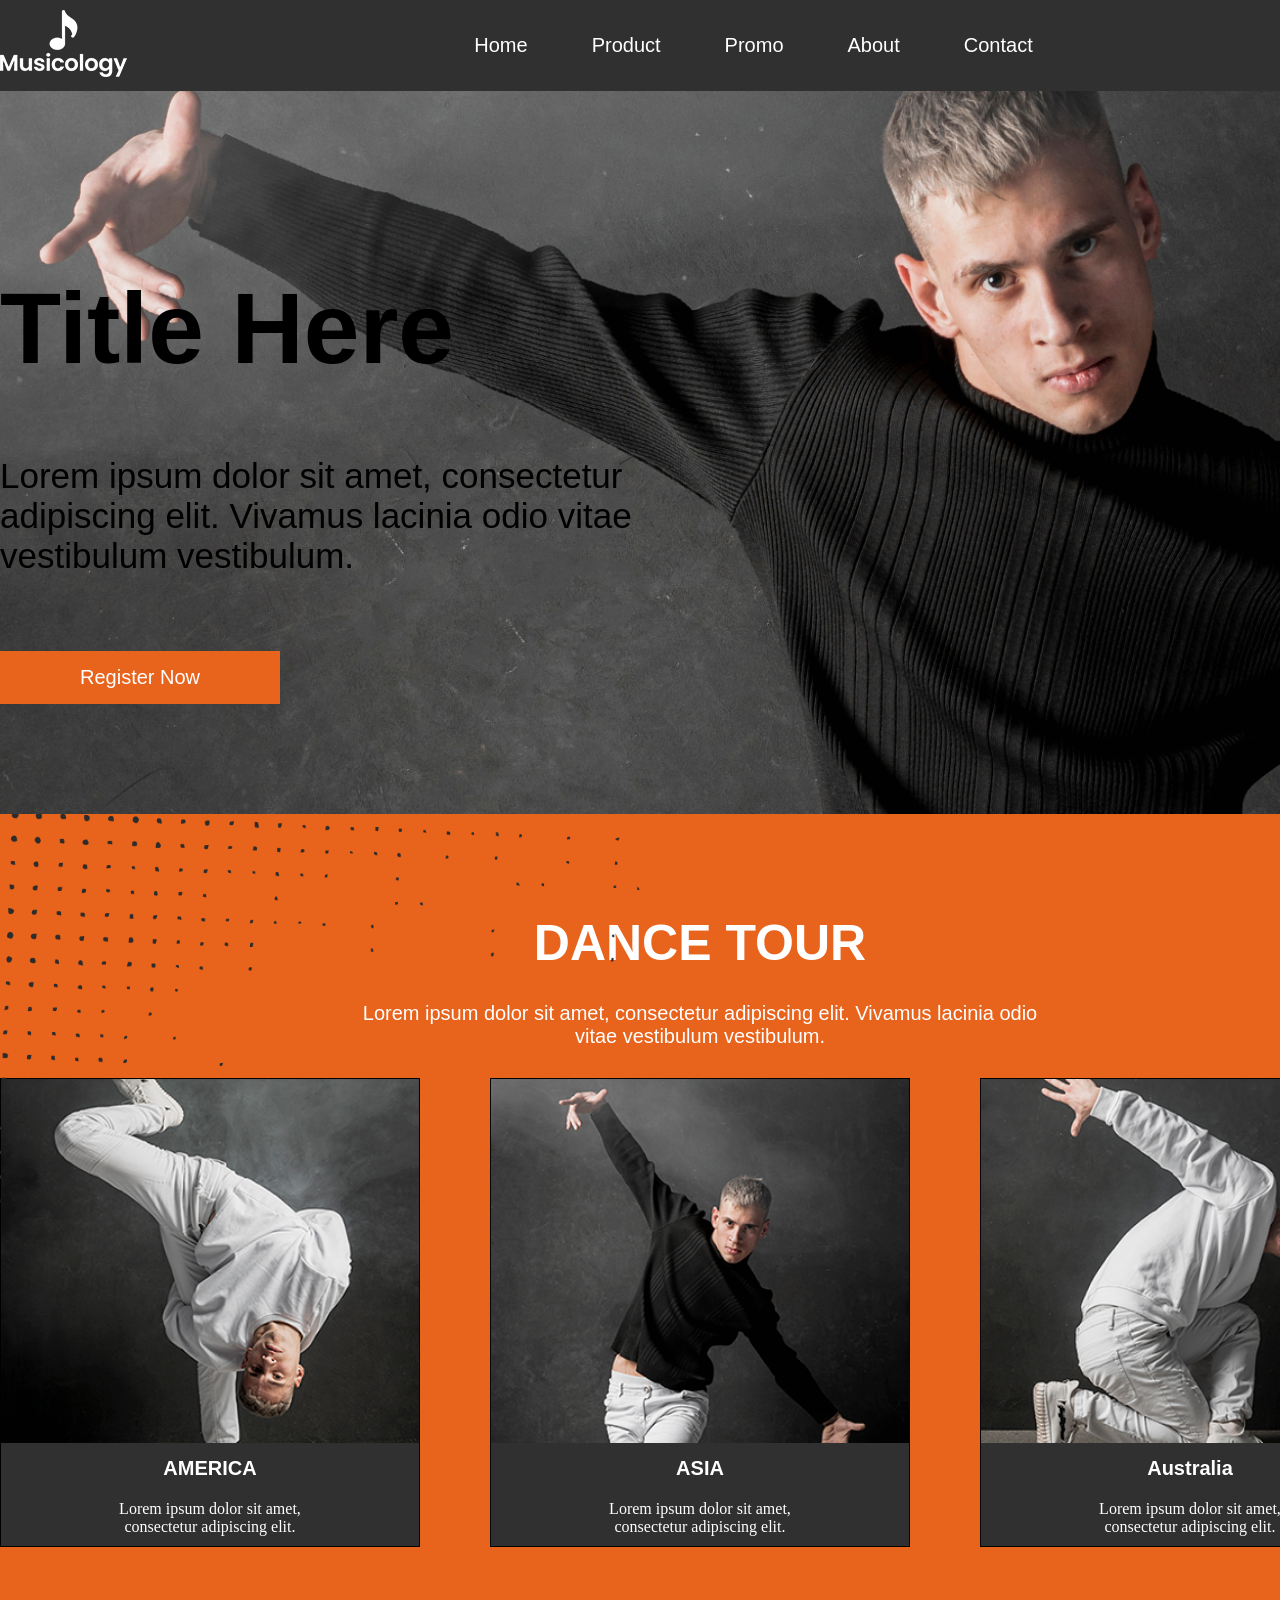
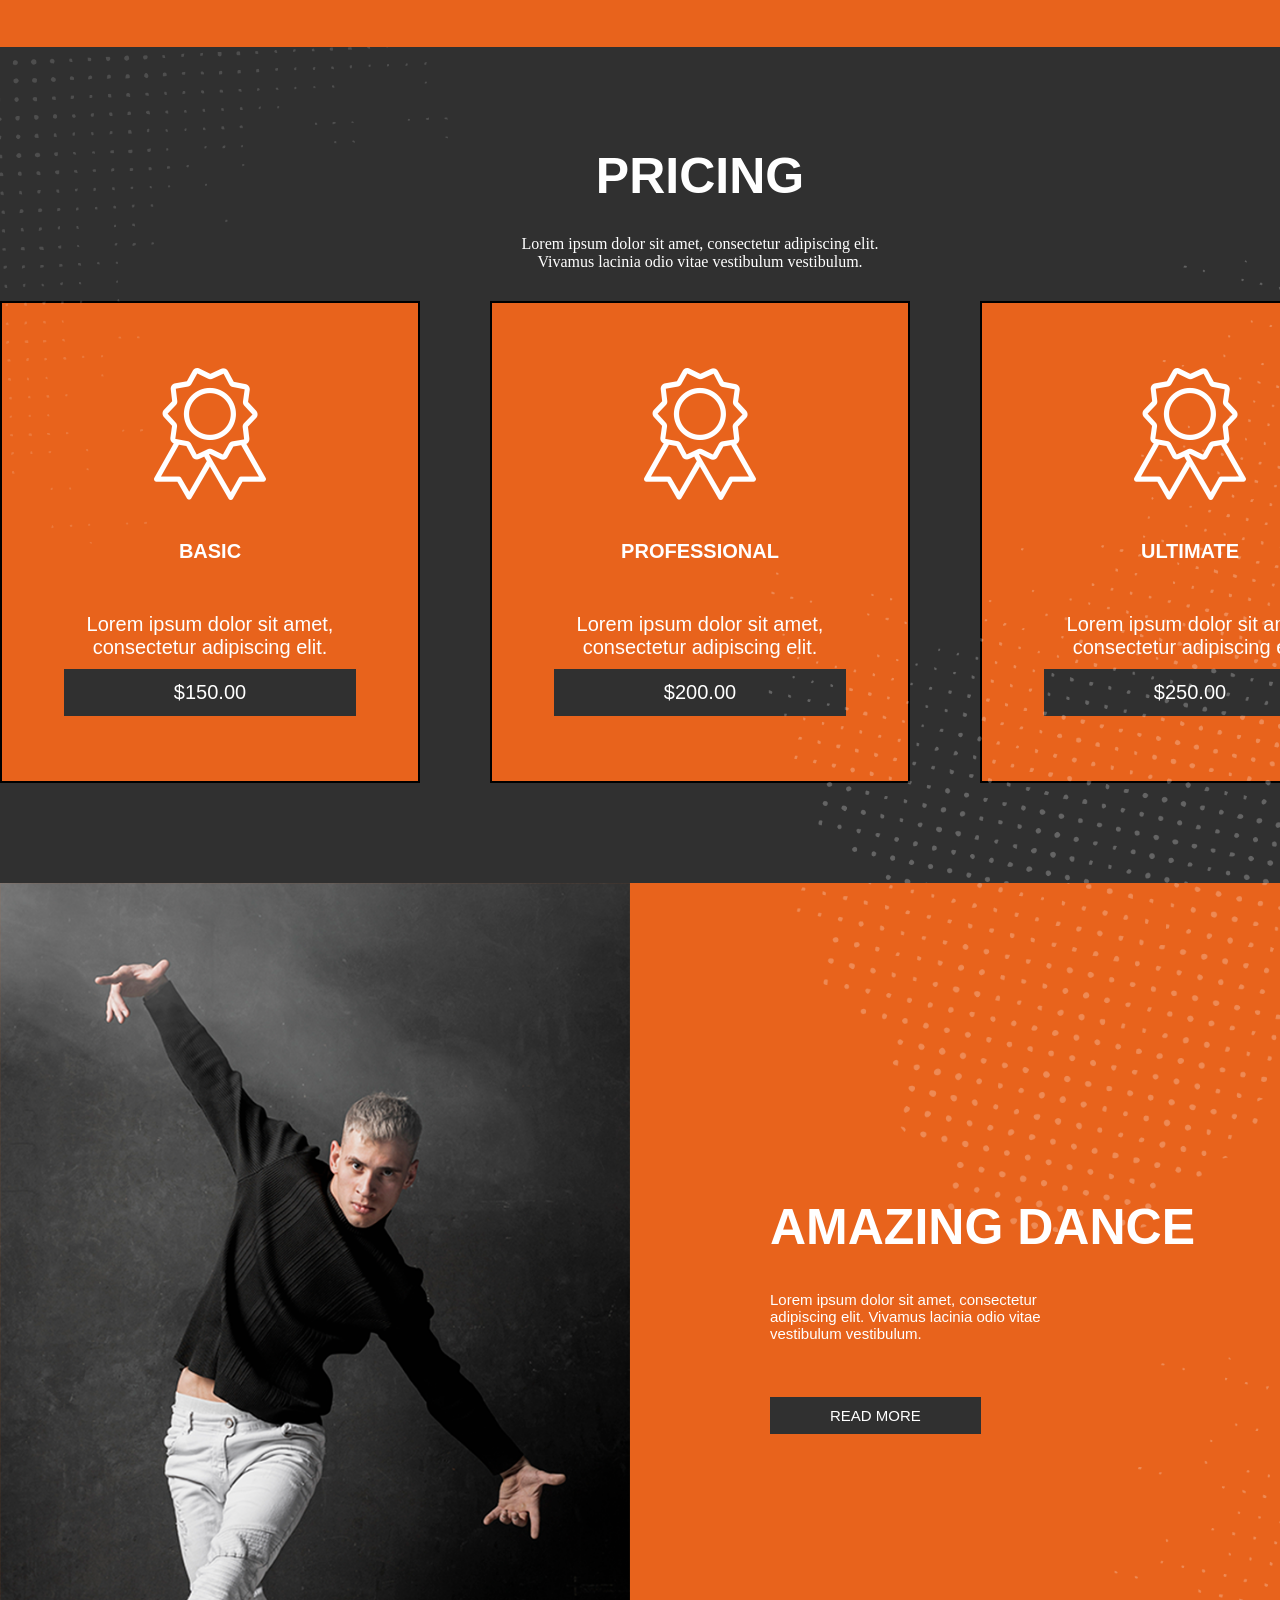
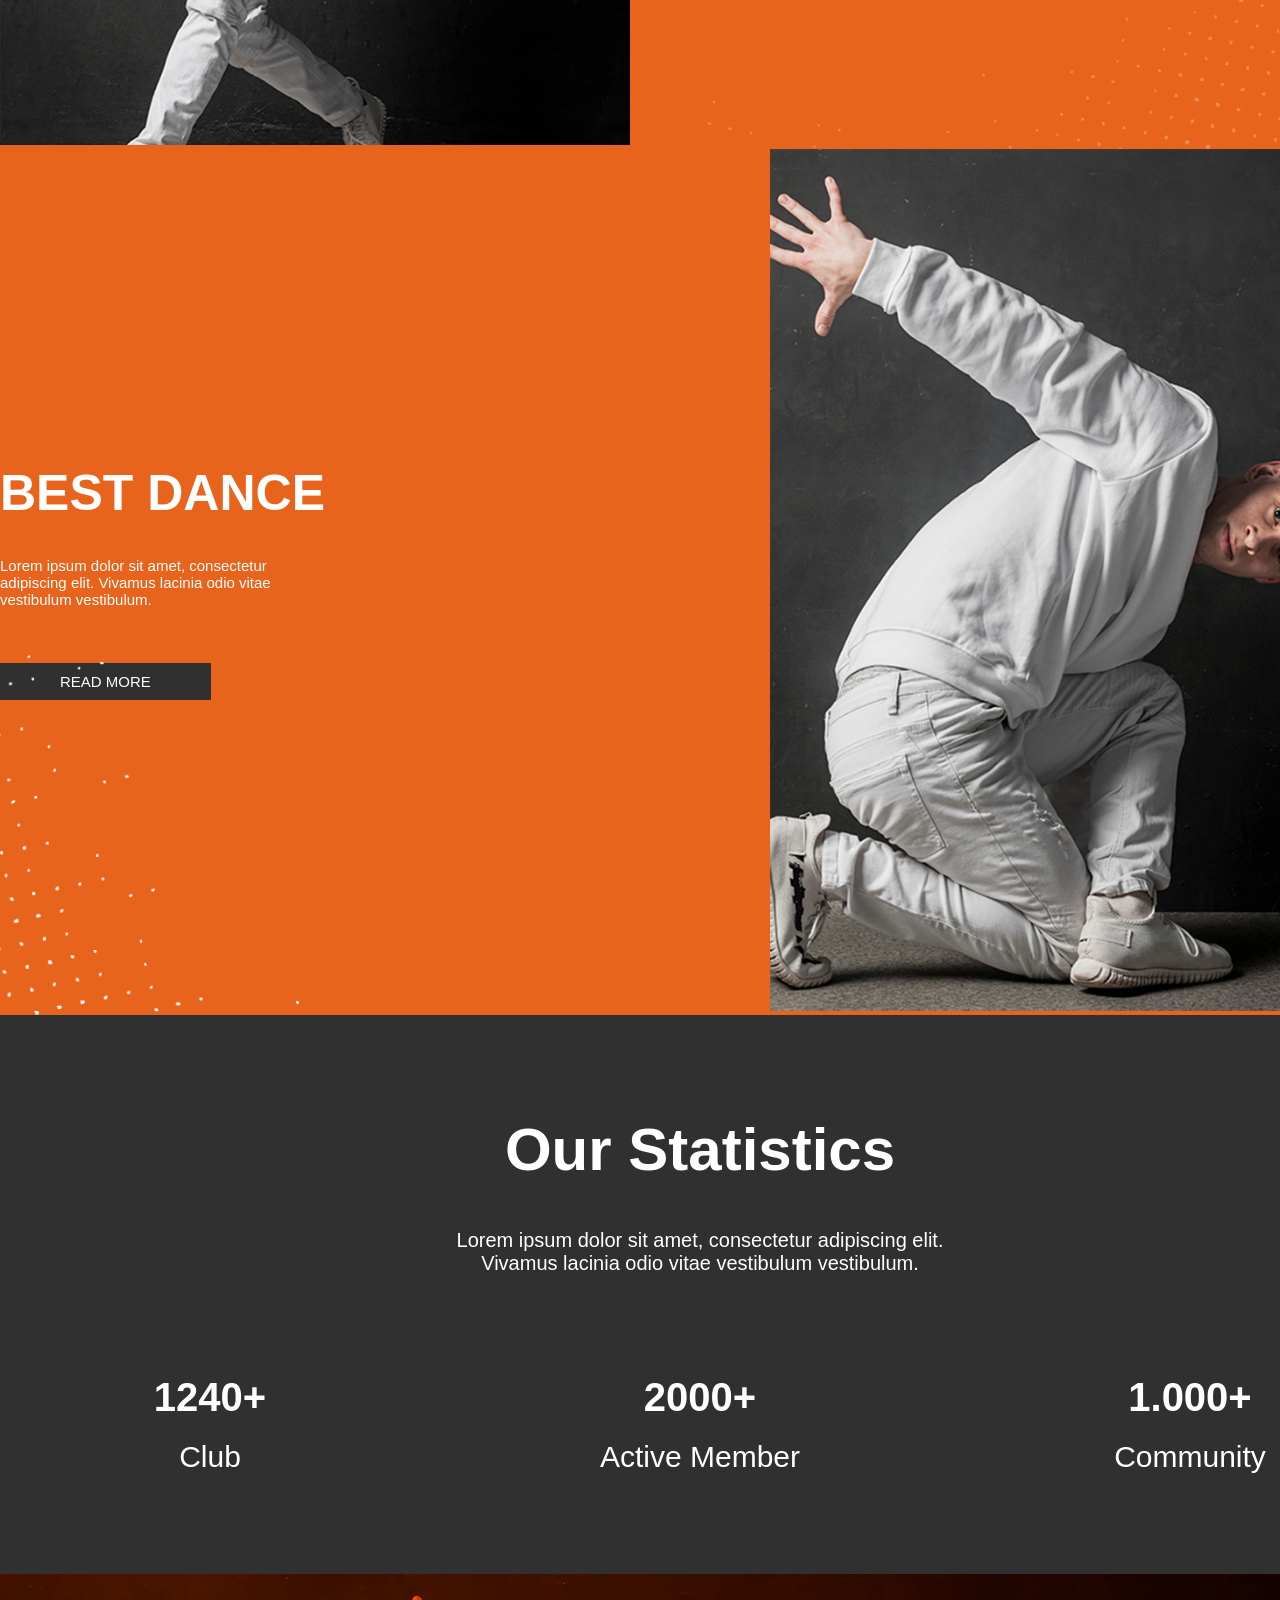
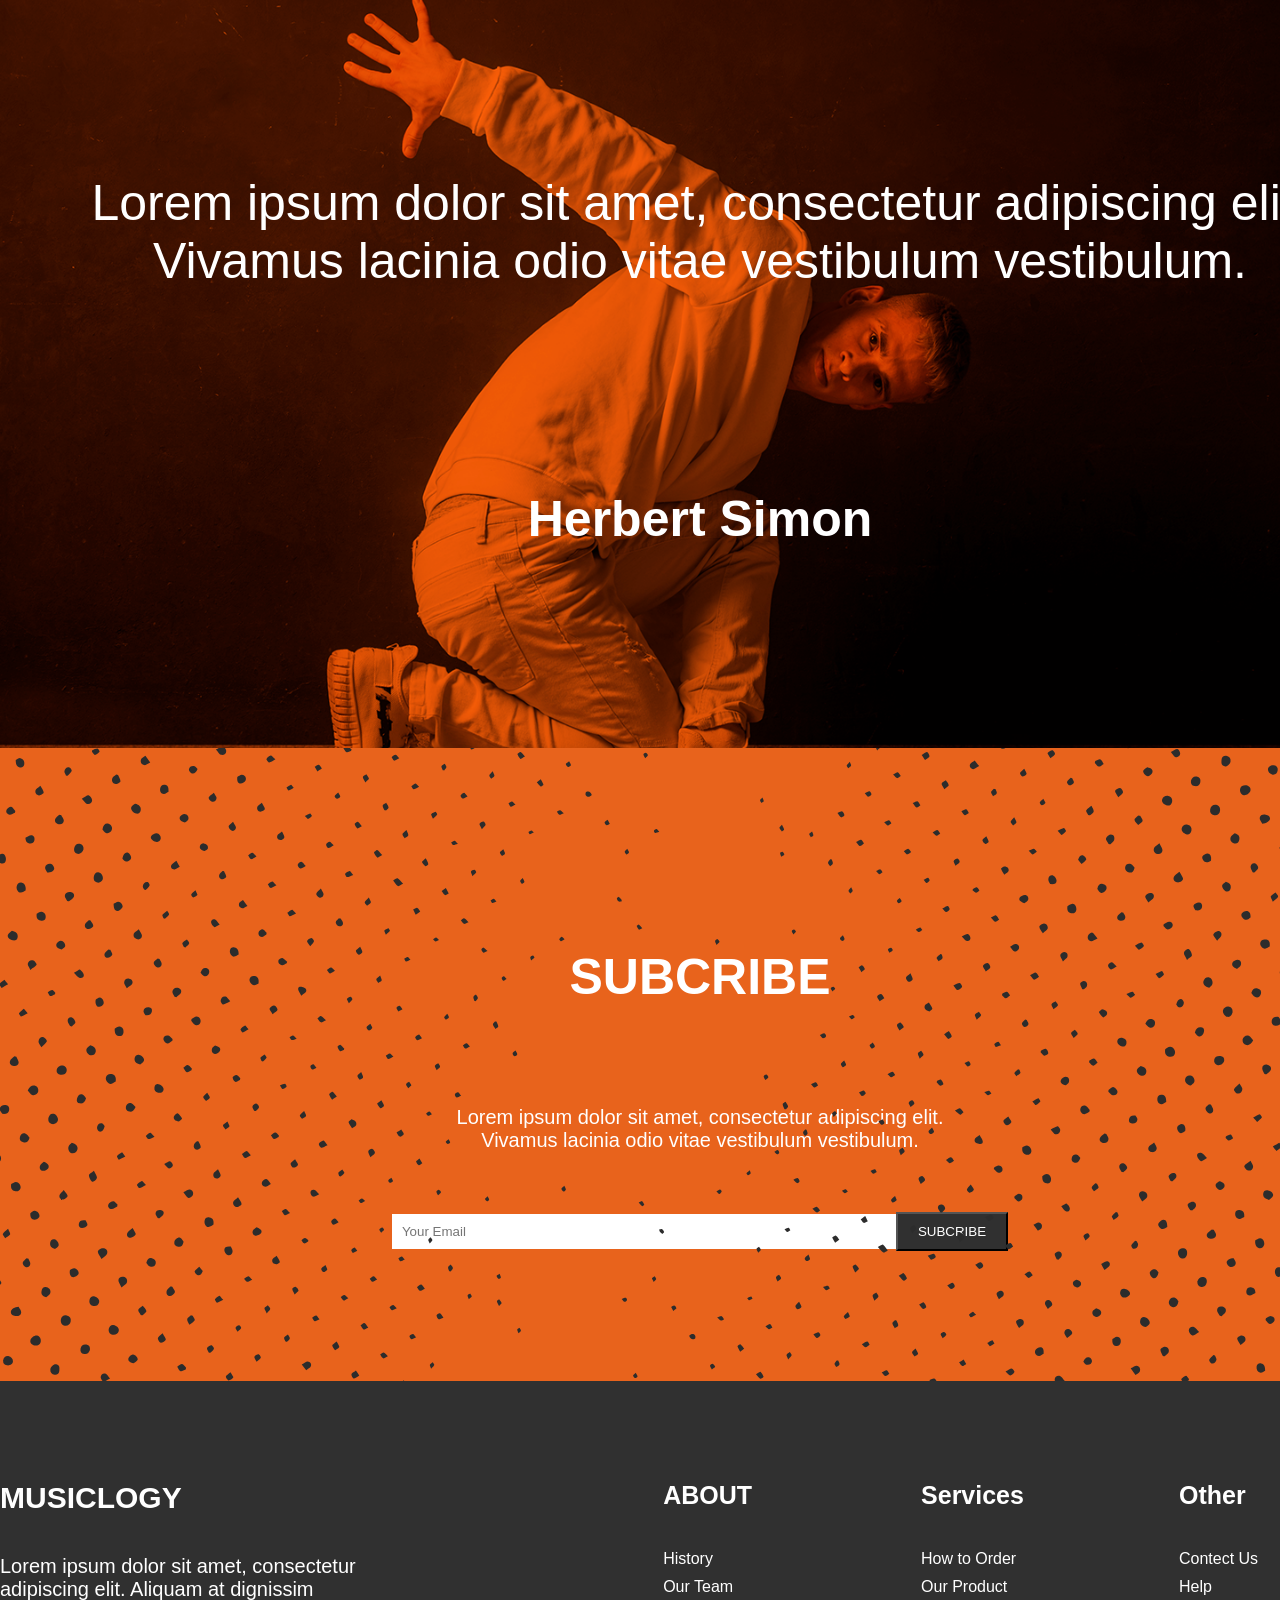
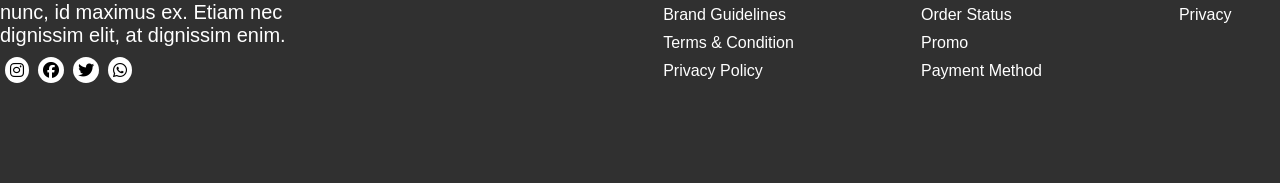
<file: Krupal CSS/Task PSD/My Worked/index.html>
<!DOCTYPE html>
<html lang="en">
<head>
    <meta charset="UTF-8">
    <meta name="viewport" content="width=device-width, initial-scale=1.0">
    <title>Document</title>
    <link rel="stylesheet" href="./style.css">
    <link rel="stylesheet" href="https://cdnjs.cloudflare.com/ajax/libs/font-awesome/6.4.0/css/all.min.css" integrity="sha512-iecdLmaskl7CVkqkXNQ/ZH/XLlvWZOJyj7Yy7tcenmpD1ypASozpmT/E0iPtmFIB46ZmdtAc9eNBvH0H/ZpiBw==" crossorigin="anonymous" referrerpolicy="no-referrer" />
</head>
<body>
    <section class="sec-one">
        <header>
            <div class="container">
                <nav class="navbar row jcs">
                    <div class="logo">
                        <img src="img/zip-2 logo.png" alt="">
                    </div>
                    <div class="links">
                        <ul>
                            <li><a href="#">Home</a></li>
                            <li><a href="#">Product</a></li>
                            <li><a href="#">Promo</a></li>
                            <li><a href="#">About</a></li>
                            <li><a href="#">Contact</a></li>
                        </ul>
                    </div>
                    <div class="icon">
                        <i class="fa-solid fa-magnifying-glass"></i>
                    </div>
                </nav>
            </div>
        </header>
        <div class="container">
            <div class="sec-one-text">
                <div>
                    <h1>Title Here</h1>
                </div>
                <div>
                    <p>Lorem ipsum dolor sit amet, consectetur adipiscing elit. Vivamus lacinia odio vitae vestibulum vestibulum. </p>
                </div>
                <div>
                    <button>Register Now</button>
                </div>
            </div>
        </div>
    </section>
    <section class="sec-two po-re">
        <div>
            <img class="shape-1 po-ab" src="img/sec-two Shape.png" alt="">
        </div>
        <div class="container">
            <div class="main-cart">
                <div class="main-text">
                    <div>
                        <h2>DANCE TOUR</h2>
                    </div>
                    <div>
                        <p>Lorem ipsum dolor sit amet, consectetur adipiscing elit. Vivamus lacinia odio vitae vestibulum vestibulum.</p>
                    </div>
                </div>
                <div class="cart-2">
                    <div class="row jcs">
                        <div class="col-30">
                            <div class="first-cart">
                                <div>
                                    <img src="img/sec-2 Img 1.png" alt="">
                                </div>
                                <div>
                                    <h3>AMERICA</h3>
                                </div>
                                <div>
                                    <p>Lorem ipsum dolor sit amet, consectetur adipiscing elit.</p>
                                </div>
                            </div>
                        </div>
                        <div class="col-30">
                            <div class="first-cart">
                                <div>
                                    <img src="img/sec-2 img 2.png" alt="">
                                </div>
                                <div>
                                    <h3>ASIA</h3>
                                </div>
                                <div>
                                    <p>Lorem ipsum dolor sit amet, consectetur adipiscing elit.</p>
                                </div>
                            </div>
                        </div>
                        <div class="col-30">
                            <div class="first-cart">
                                <div>
                                    <img src="img/sec-2 img 3.png" alt="">
                                </div>
                                <div>
                                    <h3>Australia</h3>
                                </div>
                                <div>
                                    <p>Lorem ipsum dolor sit amet, consectetur adipiscing elit.</p>
                                </div>
                            </div>
                        </div>
                    </div>
                </div>
            </div>
        </div>
    </section>
    <section class="sec-three po-re">
        <div>
            <img class="shape-2 po-ab" src="img/sec-3 Shape-1.png" alt="">
        </div>
        <div>
            <img class="shape-3 po-ab" src="img/sec-3 Shape-2.png" alt="">
        </div>
        <div class="container">
            <div class="main-text-2">
                <div class="sub-text">
                    <div>
                        <h3>PRICING</h3>
                    </div>
                    <div>
                        <p>Lorem ipsum dolor sit amet, consectetur adipiscing elit. Vivamus lacinia odio vitae vestibulum vestibulum.</p>
                    </div>
                </div>
                <div class="main-cart-2">
                    <div class="row jcs">
                        <div class="col-30">
                            <div class="second-cart">
                                <div>
                                    <img src="img/sec-three img.png" alt="">
                                </div>
                                <div>
                                    <h3>BASIC</h3>
                                </div>
                                <div>
                                    <p>Lorem ipsum dolor sit amet, consectetur adipiscing elit.</p>
                                </div>
                                <div>
                                    <p class="doller">$150.00</p>
                                </div>
                            </div>
                        </div>
                        <div class="col-30">
                            <div class="second-cart">
                                <div>
                                    <img src="img/sec-three img.png" alt="">
                                </div>
                                <div>
                                    <h3>PROFESSIONAL</h3>
                                </div>
                                <div>
                                    <p>Lorem ipsum dolor sit amet, consectetur adipiscing elit.</p>
                                </div>
                                <div>
                                    <p class="doller">$200.00</p>
                                </div>
                            </div>
                        </div>
                        <div class="col-30">
                            <div class="second-cart">
                                <div>
                                    <img src="img/sec-three img.png" alt="">
                                </div>
                                <div>
                                    <h3>ULTIMATE</h3>
                                </div>
                                <div>
                                    <p>Lorem ipsum dolor sit amet, consectetur adipiscing elit.</p>
                                </div>
                                <div>
                                    <p class="doller">$250.00</p>
                                </div>
                            </div>
                        </div>
                    </div>
                </div>
            </div>
        </div>
    </section>
    <section class="sec-four po-re">
        <div>
            <img class="shape-4 po-ab" src="img/sec-3 Shape-2.png" alt="">
        </div>
        <div>
            <img class="shape-5 po-ab" src="img/sec-3 Shape-2.png" alt="">
        </div>
        <div class="container">
            <div class="sec-four-main">
                <div class="row jcs align">
                    <div class="col-45">
                        <img src="img/sec-four img.png" alt="">
                    </div>
                    <div class="col-45">
                        <div class="sec-four-text">
                            <div>
                                <h3>AMAZING DANCE</h3>
                            </div>
                            <div>
                                <p>Lorem ipsum dolor sit amet, consectetur adipiscing elit. Vivamus lacinia odio vitae vestibulum vestibulum.</p>
                            </div>
                            <div>
                                <button>READ MORE</button>
                            </div>
                        </div>
                    </div>
                </div>
            </div>
        </div>
    </section>
    <section class="sec-five po-re">
        <div>
            <img class="shape-6 po-ab" src="img/sec-5 Shape-1.png" alt="">
        </div>
            <div class="container">
                <div class="sec-five-main">
                    <div class="row jcs align">
                        <div class="col-45">
                            <div class="sec-five-text">
                                <div>
                                    <h3>BEST DANCE</h3>
                                </div>
                                <div>
                                    <p>Lorem ipsum dolor sit amet, consectetur adipiscing elit. Vivamus lacinia odio vitae vestibulum vestibulum.</p>
                                </div>
                                <div>
                                    <button>READ MORE</button>
                                </div>
                            </div>
                        </div>
                        <div class="col-45">
                            <img src="img/sec-five img.png" alt="">
                        </div>
                    </div>
                </div>
            </div>
    </section>
    <section class="sec-six">
        <div class="container">
            <div class="sec-six-text">
                <div>
                    <h3>Our Statistics</h3>
                </div>
                <div>
                    <p>Lorem ipsum dolor sit amet, consectetur adipiscing elit. Vivamus lacinia odio vitae vestibulum vestibulum.</p>
                </div>
            </div>
            <div class="row jcs">
                <div class="col-30">
                    <div class="six-cart">
                        <div>
                            <h3>1240+</h3>
                        </div>
                        <div>
                            <p>Club</p>
                        </div>
                    </div>
                </div>
                <div class="col-30">
                    <div class="six-cart">
                        <div>
                            <h3>2000+</h3>
                        </div>
                        <div>
                            <p>Active Member</p>
                        </div>
                    </div>
                </div>
                <div class="col-30">
                    <div class="six-cart">
                        <div>
                            <h3>1.000+</h3>
                        </div>
                        <div>
                            <p>Community</p>
                        </div>
                    </div>
                </div>
            </div>
        </div>
    </section>
    <section class="sec-seven">
        <div class="container">
            <div class="sec-seven-main">
                <div>
                    <p>Lorem ipsum dolor sit amet, consectetur adipiscing elit. Vivamus lacinia odio vitae vestibulum vestibulum.</p>
                </div>
                <div>
                    <h3>Herbert Simon</h3>
                </div>
            </div>
        </div>
    </section>
    <section class="sec-eight po-re">
        <div>
            <img class="shape-7 po-ab" src="img/sec-8 Shape-1.png" alt="">
        </div>
        <div>
            <img class="shape-8 po-ab" src="img/sec-8 Shape-2.png" alt="">
        </div>
            <div class="container">
                <div class="sec-eight-main">
                    <div class="sec-eight-text">
                        <div>
                            <h3>SUBCRIBE</h3>
                        </div>
                        <div>
                            <p>Lorem ipsum dolor sit amet, consectetur adipiscing elit. Vivamus lacinia odio vitae vestibulum vestibulum.</p>
                        </div>
                    </div>
                    <div class="input">
                        <input placeholder="Your Email" type="email" name="" id="">
                        <button>SUBCRIBE</button>
                    </div>
                </div>
            </div>
    </section>
    <footer>
            <div class="container">
                <div class="main-text-3">
                    <div class="row">
                        <div class="col-90">
                            <h3>MUSICLOGY</h3>
                            <p>Lorem ipsum dolor sit amet, consectetur adipiscing elit. Aliquam at dignissim nunc, id maximus ex. Etiam nec dignissim elit, at dignissim enim.</p>
                            <i class="fa-brands fa-instagram"></i>
                            <i class="fa-brands fa-facebook"></i>
                            <i class="fa-brands fa-twitter"></i>
                            <i class="fa-brands fa-whatsapp"></i>
                        </div>
                        <div class="sec-nine-subtext">
                            <div class="row jcs">
                                <div class="col-30">
                                    <h3>ABOUT</h3>
                                    <ul>
                                        <li><a href="#">History</a></li>
                                        <li><a href="#">Our Team</a></li>
                                        <li><a href="#">Brand Guidelines</a></li>
                                        <li><a href="#">Terms & Condition</a></li>
                                        <li><a href="#">Privacy Policy</a></li>
                                    </ul>
                                </div>
                                <div class="col-30">
                                    <h3>Services</h3>
                                    <ul>
                                        <li><a href="#">How to Order</a></li>
                                        <li><a href="#">Our Product</a></li>
                                        <li><a href="#">Order Status</a></li>
                                        <li><a href="#">Promo</a></li>
                                        <li><a href="#">Payment Method</a></li>
                                    </ul>
                                </div>
                                <div class="col-30">
                                    <h3>Other</h3>
                                    <ul>
                                        <li><a href="#">Contect Us</a></li>
                                        <li><a href="#">Help</a></li>
                                        <li><a href="#">Privacy</a></li>
                                    </ul>
                                </div>
                            </div>
                        </div>
                    </div>
                </div>
            </div>
    </footer>
</body>
</html>
</file>
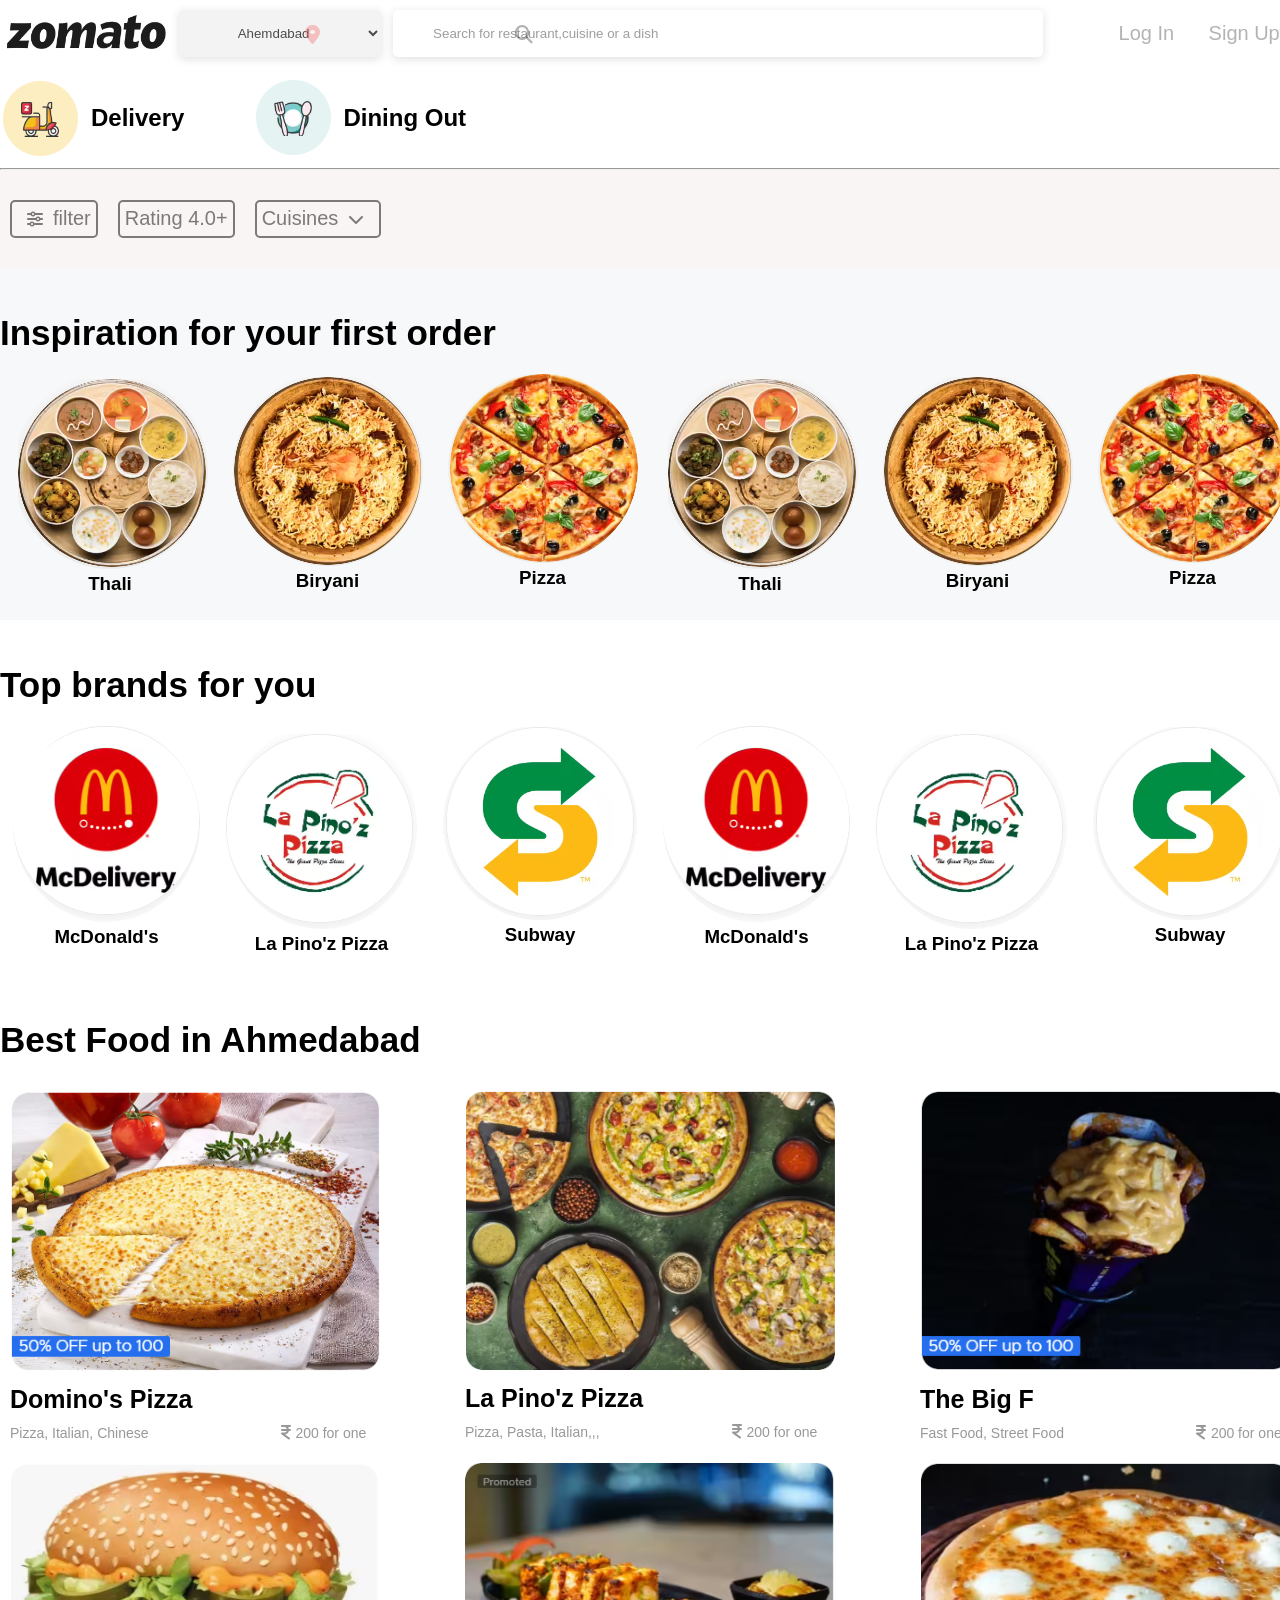
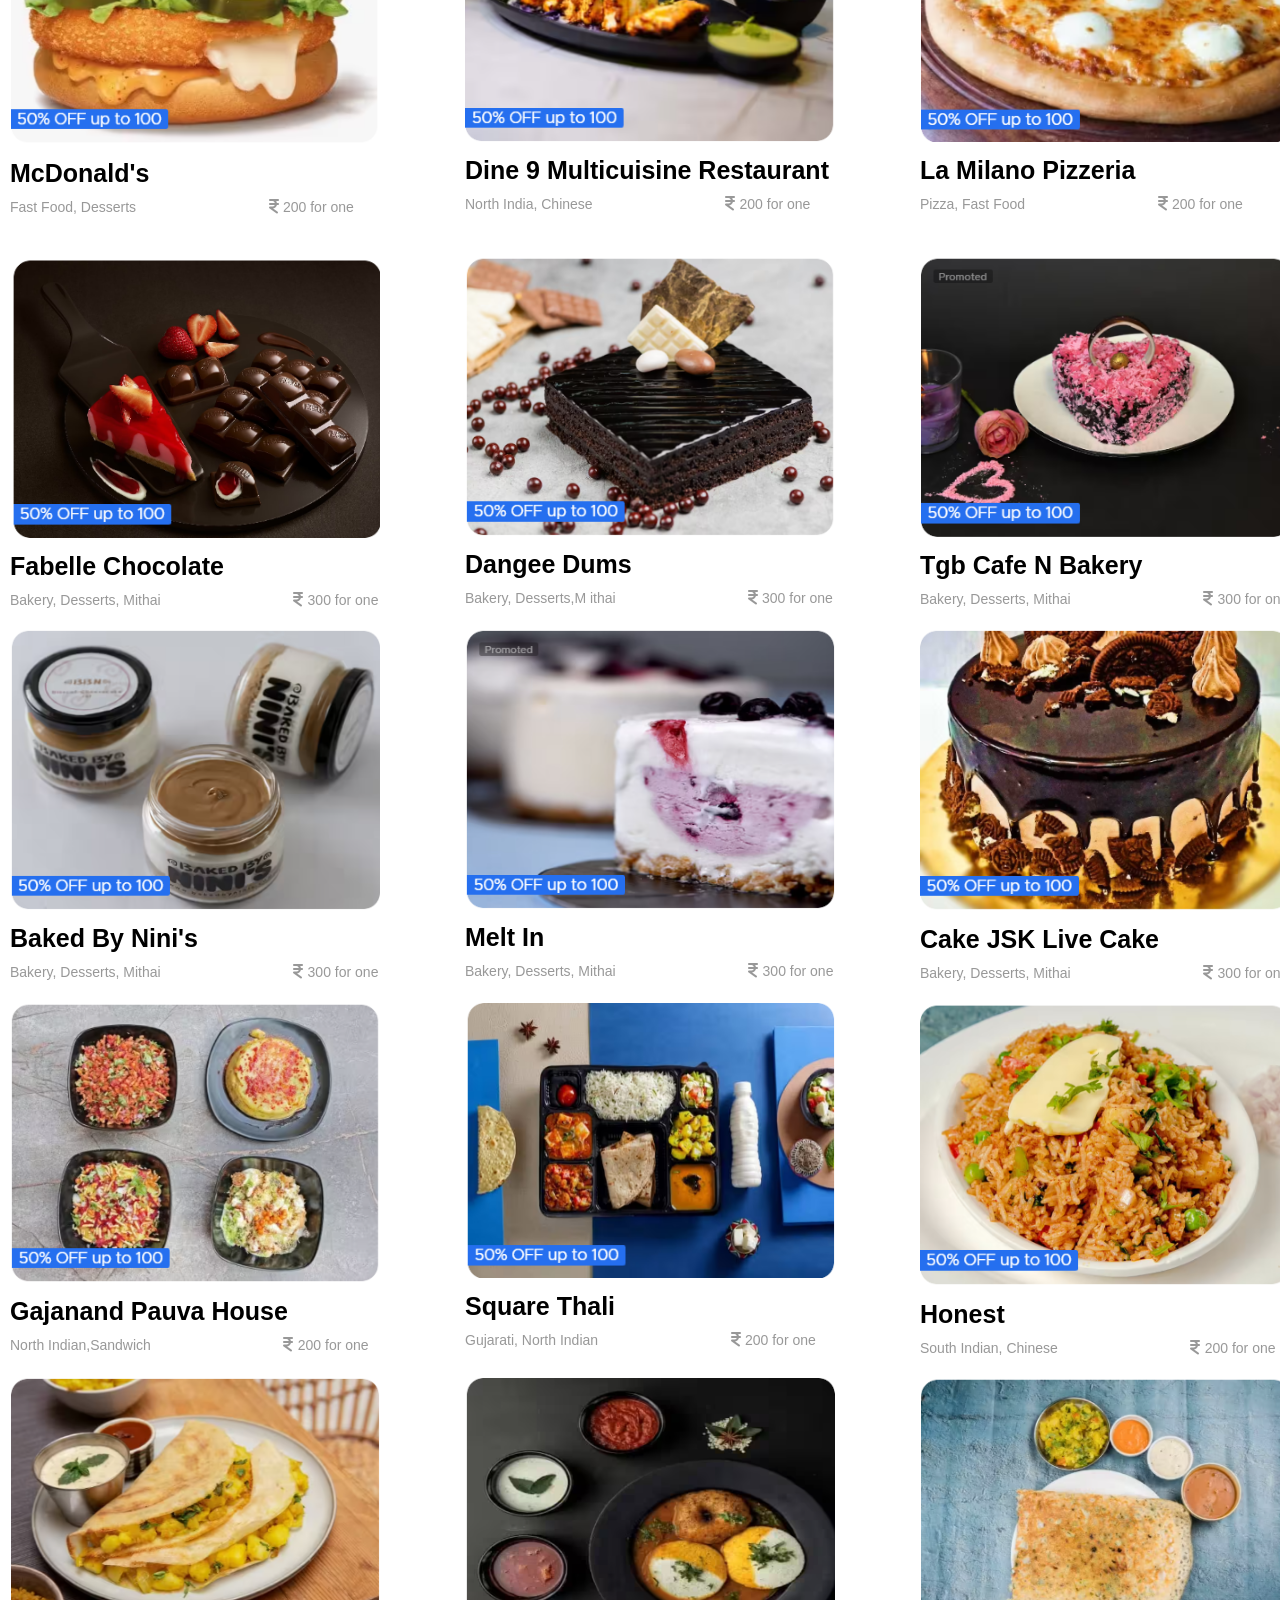
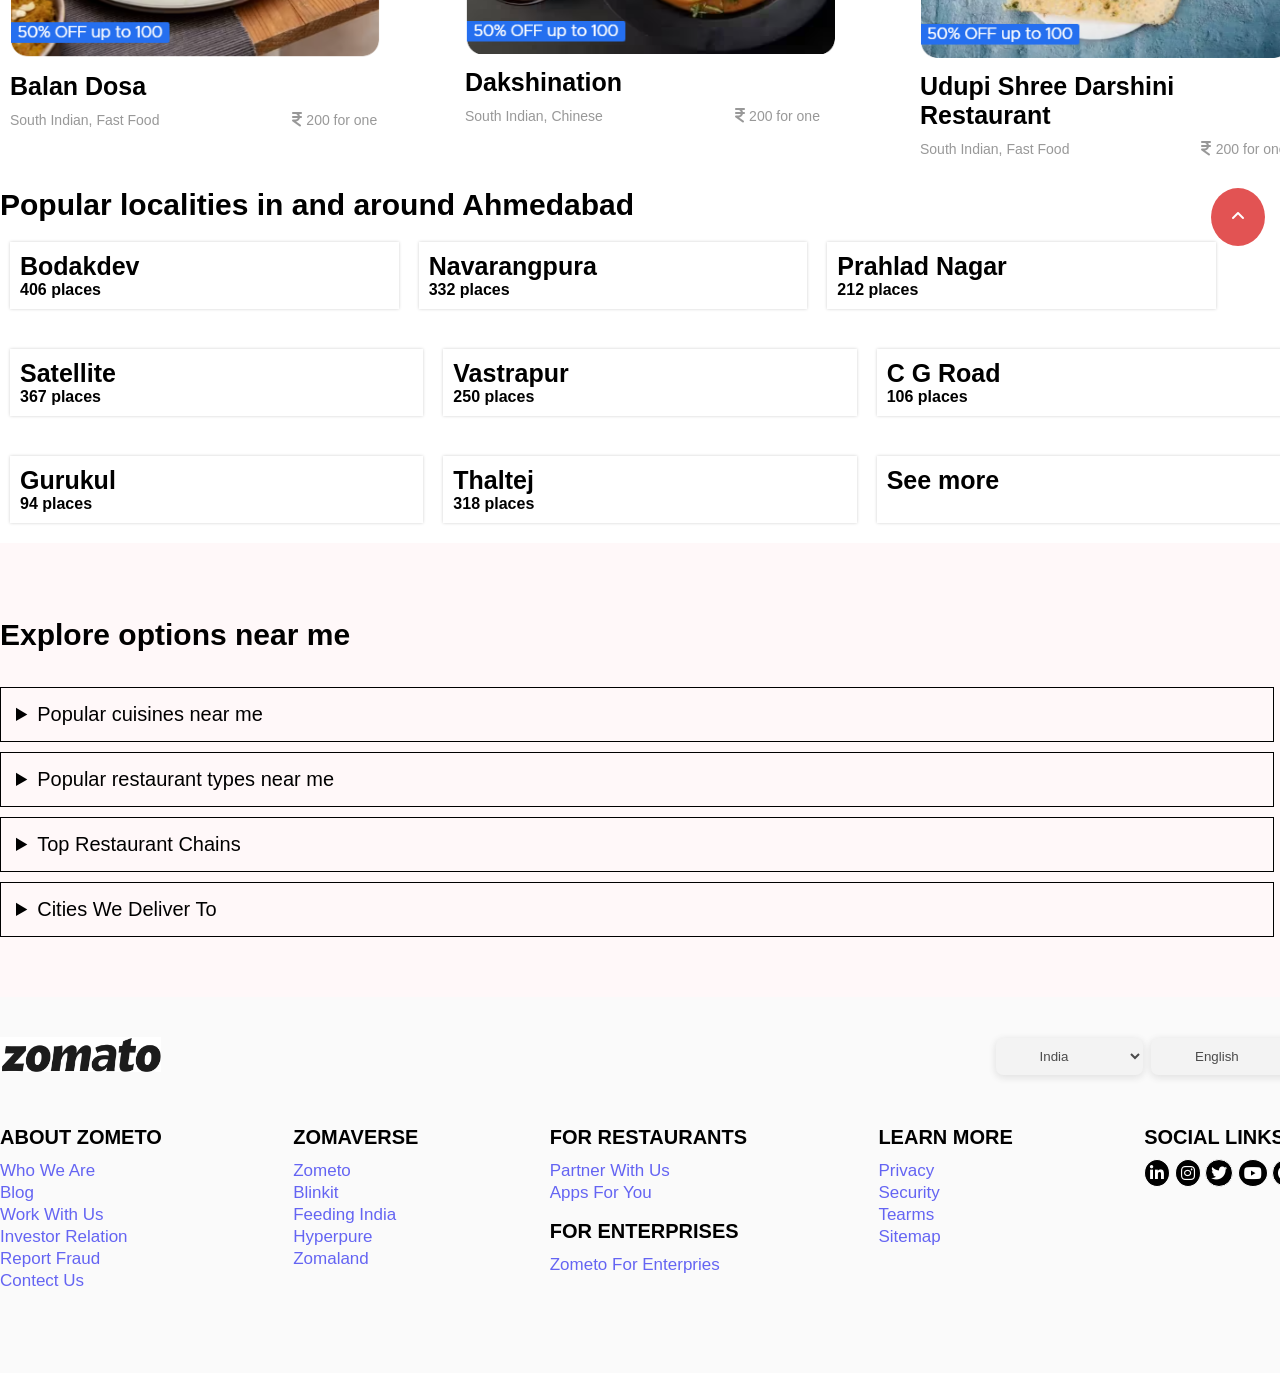
<file: Krupal CSS/Task PSD/My Worked/REPLIKA/index.html>
<!DOCTYPE html>
<html lang="en">
<head>
    <meta charset="UTF-8">
    <meta name="viewport" content="width=device-width, initial-scale=1.0">
    <title>Document</title>
    <link rel="stylesheet" href="https://cdnjs.cloudflare.com/ajax/libs/font-awesome/6.4.2/css/all.min.css" integrity="sha512-z3gLpd7yknf1YoNbCzqRKc4qyor8gaKU1qmn+CShxbuBusANI9QpRohGBreCFkKxLhei6S9CQXFEbbKuqLg0DA==" crossorigin="anonymous" referrerpolicy="no-referrer" />
    <link rel="stylesheet" href="../REPLIKA/style.css">
    <link rel="stylesheet" href="../REPLIKA/z-Media.css">
</head>
<body>
    <!--------------- header --------------->
    <header>
        <nav class="navbar">
            <div class="container">
                <div class="row jcsa align">
                    <div class="img">
                        <img src="img/zometo img.png" alt="">
                    </div>
                    <div class="location">
                        <i class="fa-solid fa-location-dot"></i>
                        <select name="City Name" id="">
                            <option value="Ahemdabad">Ahemdabad</option>
                            <option value="Rajkot">Rajkot</option>
                            <option value="Jamnagar">Jamnagar</option>
                            <option value="Morbi">Morbi</option>
                        </select>
                    </div>
                    <div class="inputs">
                        <i class="fa-solid fa-magnifying-glass"></i>
                        <input class="input" placeholder="Search for restaurant,cuisine or a dish" type="text">
                    </div>
                    <div class="links">
                        <ul>
                            <li><a href="#">Log In</a></li>
                            <li><a href="#">Sign Up</a></li>
                        </ul>
                    </div>
                </div>
            </div>
        </nav>
        <div class="container">
            <div class="nevbar-2 row">
                <div class="icon-2 row align">
                    <img src="img/delivery.png" alt="">
                    <h2>Delivery</h2>
                 </div>
                 <div class="icon-3 row align">
                    <img src="img/Dining Out.png" alt="">
                    <h2>Dining Out</h2>
                 </div>
            </div>
        </div>
        <hr>
    </header>
     <!--------------- Section-1 --------------->
    <section class="sec-one">
        <div class="container">
            <div class="row">
                <div class="filter row">
                    <i class="fa-solid fa-sliders"></i>
                    <ul>
                        <li><a href="#">filter</a></li>
                    </ul>
                </div>  
                <div class="filter row">
                    <ul><li><a href="#">Rating 4.0+</a></li></ul>
                </div>
                <div class="filter row">
                    <ul><li><a href="#">Cuisines</a></li></ul>
                    <i class="fa-solid fa-chevron-down"></i>
                </div>
            </div>
        </div>
    </section>
     <!--------------- Section-2 --------------->
    <section class="sec-two">
        <div class="container">
            <div>
                <h2>Inspiration for your first order</h2>
            </div>
            <div class="row">
                <div class="col-50 row jcsa">
                    <div class="sec-two-taxt">
                        <img src="img/Thali.png" alt="">
                        <h3>Thali</h3>
                    </div>
                    <div class="sec-two-taxt">
                        <img src="img/Biriyani.png" alt="">
                        <h3>Biryani</h3>
                    </div>
                    <div class="sec-two-taxt">
                        <img src="img/Pizza.png" alt="">
                        <h3>Pizza</h3>
                    </div>
                </div>
                <div class="col-50 row jcsa">
                    <div class="sec-two-taxt">
                        <img src="img/Thali.png" alt="">
                        <h3>Thali</h3>
                    </div>
                    <div class="sec-two-taxt">
                        <img src="img/Biriyani.png" alt="">
                        <h3>Biryani</h3>
                    </div>
                    <div class="sec-two-taxt">
                        <img src="img/Pizza.png" alt="">
                        <h3>Pizza</h3>
                    </div>
                </div>
            </div>
        </div>
    </section>
     <!--------------- Section-3 --------------->
    <section class="sec-three">
        <div class="container">
            <div>
                <h2>Top brands for you</h2>
            </div>
            <div class="row">
                <div class="col-50 row jcsa">
                    <div class="sec-Three-taxt">
                        <img src="img/Mc Delivery.png" alt="">
                        <h3>McDonald's</h3>
                    </div>
                    <div class="sec-Three-taxt">
                        <img src="img/La pinoz.png" alt="">
                        <h3>La Pino'z Pizza</h3>
                    </div>
                    <div class="sec-Three-taxt">
                        <img src="img/Subway.png" alt="">
                        <h3>Subway</h3>
                    </div>
                </div>
                <div class="col-50 row jcsa">
                    <div class="sec-Three-taxt">
                        <img src="img/Mc Delivery.png" alt="">
                        <h3>McDonald's</h3>
                    </div>
                    <div class="sec-Three-taxt">
                        <img src="img/La pinoz.png" alt="">
                        <h3>La Pino'z Pizza</h3>
                    </div>
                    <div class="sec-Three-taxt">
                        <img src="img/Subway.png" alt="">
                        <h3>Subway</h3>
                    </div>
                </div>
            </div>
    </section>
    <!--------------- Section-4 --------------->
    <section class="sec-four">
        <div class="container">
            <div class="sec-four-main">
                <h3>Best Food in Ahmedabad</h3>
            </div>
            <div class="sec-four-taxt col-35 row jcs">
                <div class="cart">
                    <img src="img/Domino'z.png" alt="">
                    <h3>Domino's Pizza</h3>
                    <p>Pizza, Italian, Chinese</p>
                    <span><i class="fa-solid fa-indian-rupee-sign"></i></span>
                    <p>200 for one</p>   
                </div>
                <div class="cart">
                    <img src="img/La Pino'z Pizza 2.png" alt="">
                    <h3>La Pino'z Pizza</h3>
                    <p>Pizza, Pasta, Italian,,,</p>
                    <span><i class="fa-solid fa-indian-rupee-sign"></i></span>
                    <p>200 for one</p>
                </div>
                <div class="cart">
                    <img src="img/The Big F.png" alt="">
                    <h3>The Big F</h3>
                    <p>Fast Food, Street Food</p>
                    <span><i class="fa-solid fa-indian-rupee-sign"></i></span>
                    <p>200 for one</p>
                </div>
            </div>
            <div class="sec-four-taxt  col-35 row jcs">
                <div class="cart">
                    <img src="img/McDonald's 4.png" alt="">
                    <h3>McDonald's</h3>
                    <p>Fast Food, Desserts</p>
                    <span><i class="fa-solid fa-indian-rupee-sign"></i></span>
                    <p>200 for one</p>
                </div>
                <div class="cart">
                    <img src="img/Dine 9 Multicuisine Restaurant 5.png" alt="">
                    <h3>Dine 9 Multicuisine Restaurant</h3>
                    <p>North India, Chinese</p>
                    <span><i class="fa-solid fa-indian-rupee-sign"></i></span>
                    <p>200 for one</p>
                </div>
                <div class="cart">
                    <img src="img/La Milano Pizzeria 6.png" alt="">
                    <h3>La Milano Pizzeria</h3>
                    <p>Pizza, Fast Food</p>
                    <span><i class="fa-solid fa-indian-rupee-sign"></i></span>
                    <p>200 for one</p>
                </div>
            </div>
        </div>
    </section>
    <!--------------- Section-5 --------------->
    <section class="sec-five">
        <div class="container">
            <div class="sec-five-taxt row jcs">
                <div class="cart">
                    <img src="img/Fabelle Chocolate 1.png" alt="">
                    <h3>Fabelle Chocolate</h3>
                    <p>Bakery, Desserts, Mithai</p>
                    <span><i class="fa-solid fa-indian-rupee-sign"></i></span>
                    <p>300 for one</p>   
                </div>
                <div class="cart">
                    <img src="img/Dangee Dums  chocolate 2.png" alt="">
                    <h3>Dangee Dums</h3>
                    <p>Bakery, Desserts,M ithai </p>
                    <span><i class="fa-solid fa-indian-rupee-sign"></i></span>
                    <p>300 for one</p>
                </div>
                <div class="cart">
                    <img src="img/TGB chocolates 3.png" alt="">
                    <h3>Tgb Cafe N Bakery</h3>
                    <p>Bakery, Desserts, Mithai</p>
                    <span><i class="fa-solid fa-indian-rupee-sign"></i></span>
                    <p>300 for one</p>
                </div>
            </div>
            <div class="sec-five-taxt row jcs">
                <div class="cart">
                    <img src="img/Ninis Chocolate 4.png" alt="">
                    <h3>Baked By Nini's</h3>
                    <p>Bakery, Desserts, Mithai</p>
                    <span><i class="fa-solid fa-indian-rupee-sign"></i></span>
                    <p>300 for one</p>
                </div>
                <div class="cart">
                    <img src="img/Malt In chocolates 5.png" alt="">
                    <h3>Melt In </h3>
                    <p>Bakery, Desserts, Mithai</p>
                    <span><i class="fa-solid fa-indian-rupee-sign"></i></span>
                    <p>300 for one</p>
                </div>
                <div class="cart">
                    <img src="img/JSK Live Chocolates 6.png" alt="">
                    <h3>Cake JSK Live Cake</h3>
                    <p>Bakery, Desserts, Mithai</p>
                    <span><i class="fa-solid fa-indian-rupee-sign"></i></span>
                    <p>300 for one</p>
                </div>
            </div>
        </div>
    </section>
     <!--------------- Section-6 --------------->
    <section class="sec-six">
        <div class="container">
            <div class="sec-six-taxt row jcs">
                <div class="cart">
                    <img src="img/Gajanand Pauva House 7.png" alt="">
                    <h3>Gajanand Pauva House</h3>
                    <p>North Indian,Sandwich</p>
                    <span><i class="fa-solid fa-indian-rupee-sign"></i></span>
                    <p>200 for one</p>   
                </div>
                <div class="cart">
                    <img src="img/Square Thali 8.png" alt="">
                    <h3>Square Thali</h3>
                    <p>Gujarati, North Indian</p>
                    <span><i class="fa-solid fa-indian-rupee-sign"></i></span>
                    <p>200 for one</p>
                </div>
                <div class="cart">
                    <img src="img/Honest 9.png" alt="">
                    <h3>Honest</h3>
                    <p>South Indian, Chinese</p>
                    <span><i class="fa-solid fa-indian-rupee-sign"></i></span>
                    <p>200 for one</p>
                </div>
            </div>
            <div class="sec-six-taxt row jcs">
                <div class="cart">
                    <img src="img/Balan Dosa 10.png" alt="">
                    <h3>Balan Dosa</h3>
                    <p>South Indian, Fast Food</p>
                    <span><i class="fa-solid fa-indian-rupee-sign"></i></span>
                    <p>200 for one</p>
                </div>
                <div class="cart">
                    <img src="img/Dakshination 11.png" alt="">
                    <h3>Dakshination</h3>
                    <p>South Indian, Chinese </p>
                    <span><i class="fa-solid fa-indian-rupee-sign"></i></span>
                    <p>200 for one</p>
                </div>
                <div class="cart">
                    <img src="img/Udupi Shree Darshini Restaurant 12.png" alt="">
                    <h3>Udupi Shree Darshini Restaurant</h3>
                    <p>South Indian, Fast Food </p>
                    <span><i class="fa-solid fa-indian-rupee-sign"></i></span>
                    <p>200 for one</p>
                </div>
            </div>
        </div>
    </section>

    <div class="target">
        <ul>
            <li><a id="tar" target="top" href="#"><i class="fa-solid fa-angle-up"></i></a></li>
        </ul>
    </div>
    
    <!--------------- Section-7 --------------->
    <section class="sec-seven">
        <div class="container">
            <div class="main-taxt">
                <h3>Popular localities in and around Ahmedabad </h3>
            </div>
            <div class="row">
                <div class="sub-taxt">
                    <h3>Bodakdev</h3>
                    <h4>406 places</h4>
                </div>
                <div class="sub-taxt">
                    <h3>Navarangpura</h3>
                    <h4>332 places</h4>
                </div>
                <div class="sub-taxt">
                    <h3>Prahlad Nagar</h3>
                    <h4>212 places</h4>
                </div>
            </div>
            <div class="row">
                <div class="sub-taxt">
                    <h3>Satellite</h3>
                    <h4>367 places</h4>
                </div>
                <div class="sub-taxt">
                    <h3>Vastrapur</h3>
                    <h4>250 places</h4>
                </div>
                <div class="sub-taxt">
                    <h3>C G Road</h3>
                    <h4>106 places</h4>
                </div>
            </div>
            <div class="row">
                <div class="sub-taxt">
                    <h3>Gurukul</h3>
                    <h4>94 places</h4>
                </div>
                <div class="sub-taxt">
                    <h3>Thaltej</h3>
                    <h4>318 places</h4>
                </div>
                <div class="sub-taxt-see-more">
                    <h3>See more</h3>
                </div>
            </div>
        </div>
    </section>
     <!--------------- Section-8 --------------->
    <section class="sec-eight">
        <div class="container">
            <h3>Explore options near me</h3>
            <div class="details">
                <details>
                    <Summary>Popular cuisines near me</Summary>
                    <p>Bakery food near me - Beverages food near me - Biryani food near meBurger food near me - Chinese food near meCoffee food near me - Continental food near me - Desserts food near meGujarati food near me - Ice Cream food near meItalian food near me - Mughlai food near meNorth Indian food near me - Pasta food near mePizza food near me - Sandwich food near me - Shake food near meSichuan food near me - South Indian food near me - treet food near me</p>
                </details>
            </div>
            <div class="details">
                <details>
                    <Summary>Popular restaurant types near me</Summary>
                    <p>Bakeries near meBeverage Shops near me - Bhojanalya near meCafés near me - Casual Dining near meDessert Parlors near me - Dhabas near meFine Dining near me - Food Courts near meFood Trucks near me - Kiosks near me - Lounges near mePaan Shop near me - Quick Bites near meSweet Shops near me</p>
                </details>
            </div>
            <div class="details">
                <details>
                    <Summary>Top Restaurant Chains</Summary>
                    <p>Bikanervala - Burger King - Burger Singh - Dunkin' Donuts - KFC</p>
                </details>
            </div>
            <div class="details">
                <details>
                    <Summary>Cities We Deliver To</Summary>
                    <p>Ahemdabad - Rajkot - Jamnagar - Morbi - Amreli</p>
                </details>
            </div>
        </div>
    </section>
     <!----------------footer----------------->
    <footer>
        <div class="container">
            <div class="fot-one row jcs align">
                <div>
                    <img src="img/zometo img.png" alt="">
                </div>
                <div>
                    <select name="Countries" id="Countries">
                        <option value="India">India</option>
                        <option value="Canada">Canada</option>
                        <option value="U.S.A">U.S.A</option>
                        <option value="Itly">Itly</option>
                        <option value="Brazil">Brazil</option>
                    </select>
                    <select name="language" id="language">
                        <option value="English">English</option>
                        <option value="Hindi">Hindi</option>
                        <option value="Gujarati">Gujarati</option>
                    </select>
                </div>
            </div>
            <div class="fot-two row jcs">
                <div class="about zometo">
                    <h3>ABOUT ZOMETO</h3>
                    <ul>
                        <li><a href="#">Who We Are</a></li>
                        <li><a href="#">Blog</a></li>
                        <li><a href="#">Work With Us</a></li>
                        <li><a href="#">Investor Relation</a></li>
                        <li><a href="#">Report Fraud</a></li>
                        <li><a href="#">Contect Us</a></li>
                    </ul>
                </div>
                <div class="zomaverse">
                    <h3>ZOMAVERSE</h3>
                    <ul>
                        <li><a href="#">Zometo</a></li>
                        <li><a href="#">Blinkit</a></li>
                        <li><a href="#">Feeding India</a></li>
                        <li><a href="#">Hyperpure</a></li>
                        <li><a href="#">Zomaland</a></li>
                    </ul>
                </div>
                <div class="for-rest-enter">
                    <div class="for-restaurant">
                        <h3>FOR RESTAURANTS</h3>
                        <ul>
                            <li><a href="#">Partner With Us</a></li>
                            <li><a href="#">Apps For You</a></li>
                        </ul>
                    </div>
                    <div class="for-enterprises">
                        <H3>FOR ENTERPRISES</H3>
                        <ul>
                            <li><a href="#">Zometo For Enterpries</a></li>
                        </ul>
                    </div>
                </div>
                <div class="learn-more">
                    <h3>LEARN MORE</h3>
                    <ul>
                        <li><a href="#">Privacy</a></li>
                        <li><a href="#">Security</a></li>
                        <li><a href="#">Tearms</a></li>
                        <li><a href="#">Sitemap</a></li>
                    </ul>
                </div>
                <div class="social-link">
                    <h3>SOCIAL LINKS</h3>
                    <i class="fa-brands fa-linkedin-in"></i>
                    <i class="fa-brands fa-instagram"></i>
                    <i class="fa-brands fa-twitter"></i>
                    <i class="fa-brands fa-youtube"></i>
                    <i class="fa-brands fa-facebook"></i>
                </div>
            </div>
        </div>
    </footer>
</body>
</html>
</file>
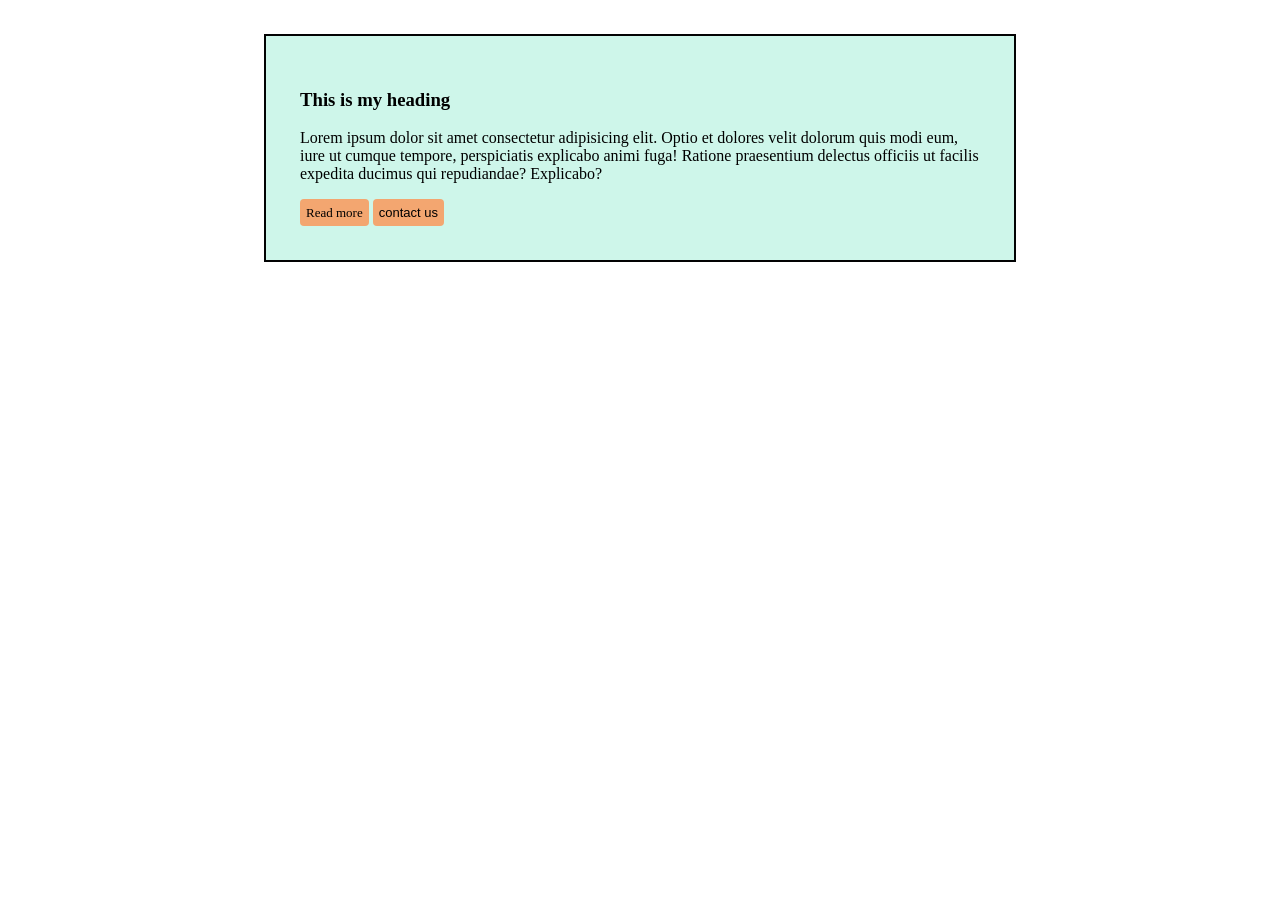
<file: KRUPAL CSS 2/box.html>
<!DOCTYPE html>
<html lang="en">
<head>
    <meta charset="UTF-8">
    <meta name="viewport" content="width=device-width, initial-scale=1.0">
    <title>Document</title>
<style>
    *{

    }
    .container{
        border: 2px solid #000000fc;
        background-color: #caf6e8e8;
        padding: 34px;
        margin:  34px auto;
        width: 680px;
    }
    a{
        text-decoration: none;
        color: black;
    }

    a:hover{
        /* color: rgb/(243, 15, 15); */
        background-color:  rgb(14, 13, 14);
    
    }
    .btn:hover{
        color: rgb(252, 230, 254);
        background-color: rgb(14, 13, 14);
        /* border: 2px solid blue; */
    }
    .btn{
        background-color: rgb(243, 166, 112);
        padding: 6px;
        border: none;
        cursor: pointer;
        font-size: 13px;
        border-radius: 4px;

    }

</style>
</head>
<body>
    <div class="container" id="First">
        <h3>This is my heading</h3>
        <p>Lorem ipsum dolor sit amet consectetur adipisicing elit. Optio et dolores velit dolorum quis modi eum, iure ut cumque tempore, perspiciatis explicabo animi fuga! Ratione praesentium delectus officiis ut facilis expedita ducimus qui repudiandae? Explicabo?</p>
        <a href="#" class="btn">Read more</a>
        <button class="btn">contact us</button>
    
    </div>
    
</body>
</html>
</file>
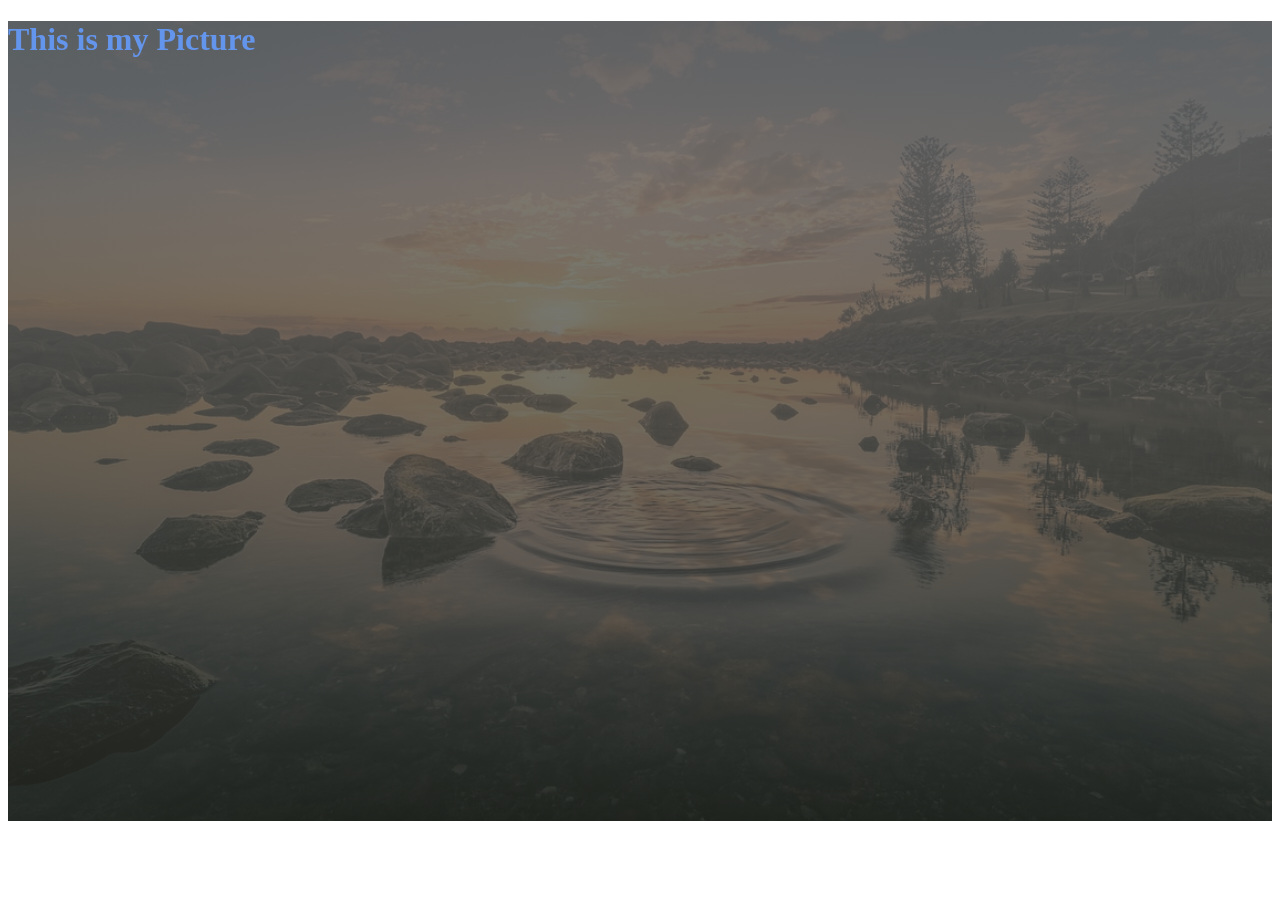
<file: KRUPAL CSS 2/Into.html>
<!DOCTYPE html>
<html lang="en">
<head>
    <meta charset="UTF-8">
    <meta name="viewport" content="width=device-width, initial-scale=1.0">
    <title>Document</title>
    <!-- <link rel="stylesheet" href="style.CSS">  Extranal Link -->
    <style>
        h1{
            height: 800px;
            color: cornflowerblue;
            /* padding: 90px; */
        }
        .name{
            background: 
            linear-gradient(rgba(101, 101, 100, 0.85) 20%,rgba(40, 44, 36, 0.75)),
            url(Img/Natural\ 3.jpg);
            background-repeat: no-repeat;
            background-size: cover;
        
        }
    </style>
</head>
<body>
    <div class="name">
        <h1>This is my Picture</h1>
    </div>
    
</body>
</html>
</file>
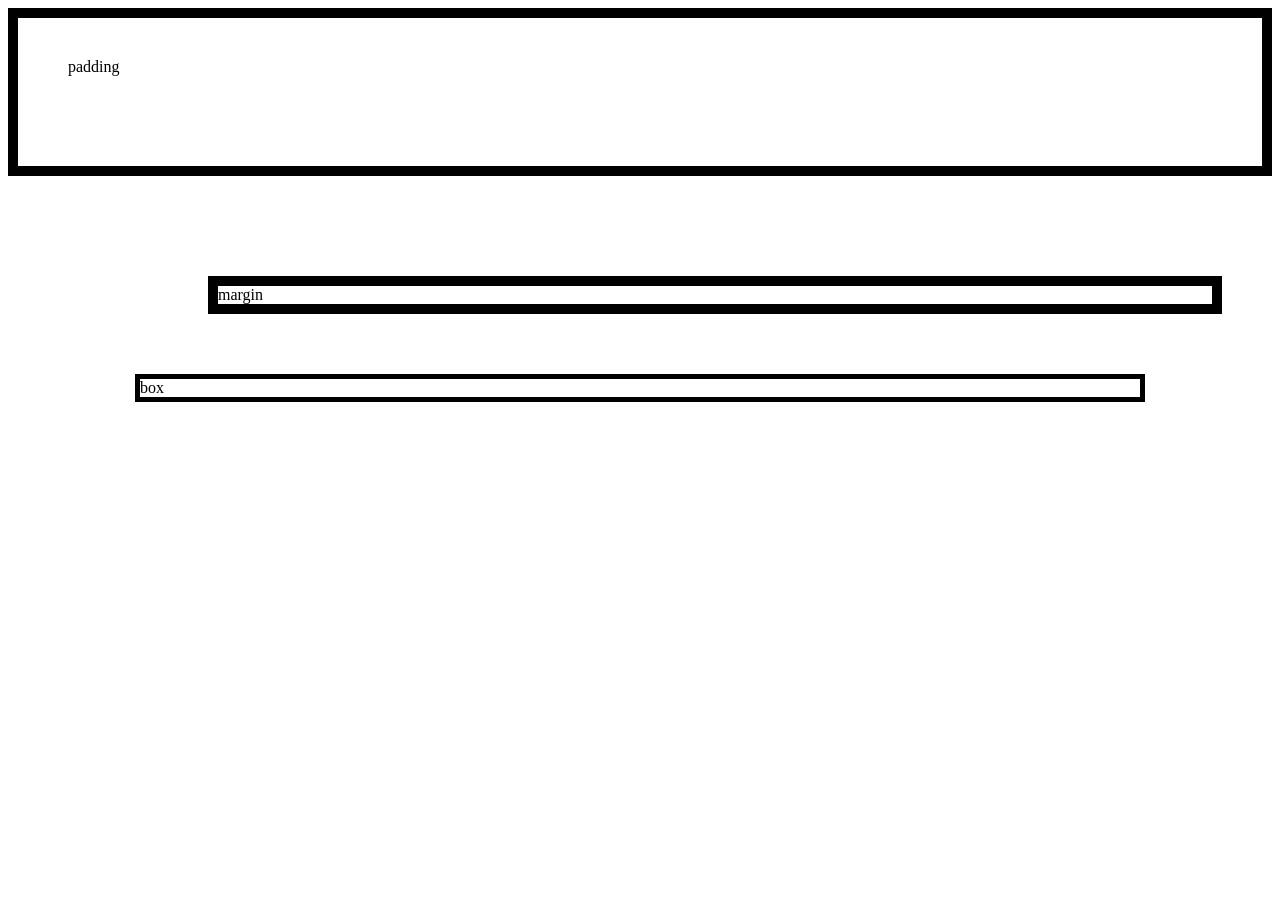
<file: KRUPAL CSS 2/Selectors .html>
<!DOCTYPE html>
<html lang="en">
<head>
    <meta charset="UTF-8">
    <meta name="viewport" content="width=device-width, initial-scale=1.0">
    <title>Document</title>

    <style>
         div{
            border: solid 10px;
        }
        .padding{
            /* padding: 100px; */
            /* padding: 100px 50px;   top-bottom left-right */
            /* padding: 100px 70px 50px 20px; */
            /* padding-top: 100px;
            padding-right: 100px;
            padding-left: 100px;
            padding-bottom: 100px; */
            padding: 40px 60px 90px 50px;
        }
        .margin{
            /* margin: 90px; */
            /* padding: 50px; */
            /* margin: 100px 50px; */
            margin: 100px 50px 60px 200px;
        }
        .box{
            border: solid 5px;
            width: 1000px;
            /* margin: 0 0 0 200px; */
            margin: 0 auto;
        }
        
        
    </style>
</head>
<body>
    <!-- <h1>CSS Selectors</h1>

    <h1>class selector(.)</h1>
    <h1>id selector (#)</h1>
    <h1>element selector</h1>
    <h1>universal selector (*)</h1>
    <h1>gruping selector</h1>
    <h1>descendant selector (space)</h1>
    <h1>child selector (>)</h1>
    <h1>adjacent sibling selector (+)</h1>
    <h1>general sibling selector (~)</h1> -->

    <div class="padding">padding</div>
    <div class="margin">margin</div>

    <div class="box"> box</div>
    
</body>
</html>
</file>
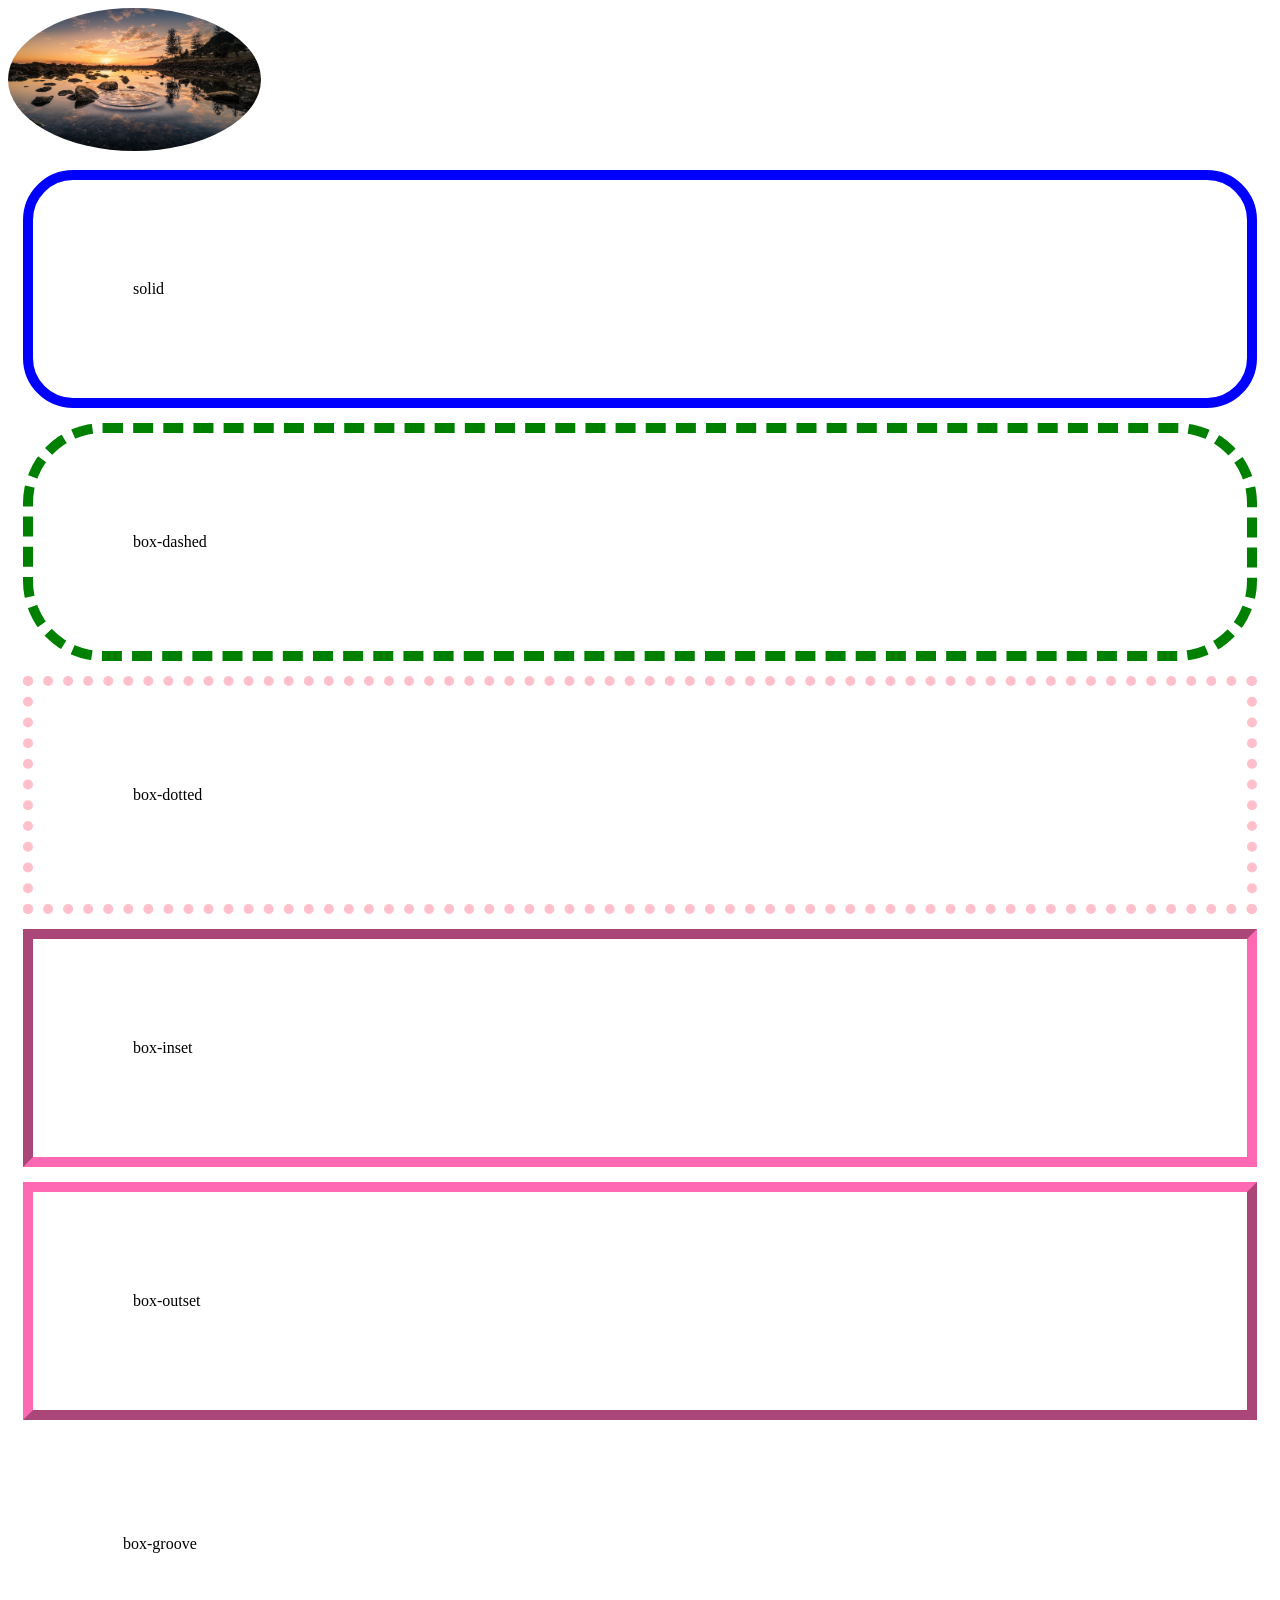
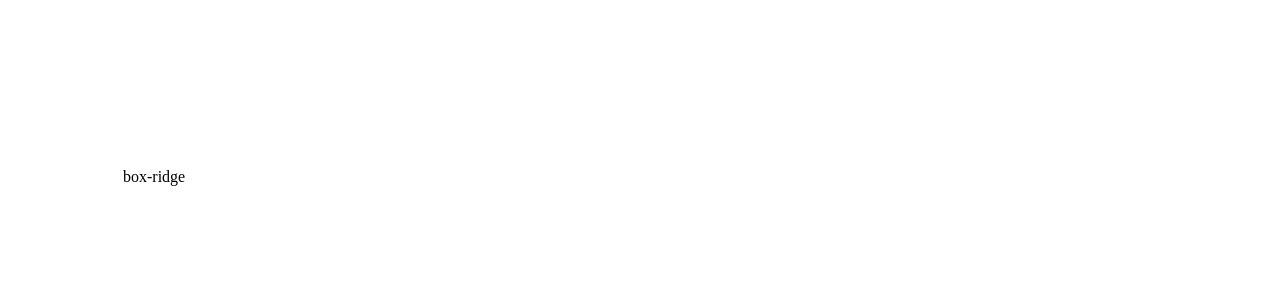
<file: Krupal CSS/border.html>
<!DOCTYPE html>
<html lang="en">
<head>
    <meta charset="UTF-8">
    <meta name="viewport" content="width=device-width, initial-scale=1.0">
    <title>Document</title>
    <style>
div{
    padding: 100px;
    margin: 15px;
    

}
.solid{
    border: solid 10px blue;
    border-radius: 50px;
}
.box-dashed{
    border: dashed 10px green;
    border-radius: 80px;
}
.box-dotted{
    border: dotted 10px pink;
}
.box-inset{
    border: inset 10px hotpink;
}
.box-outset{
    border: outset 10px hotpink;
}
img{
    width: 20%;
    border-radius: 60%;
}

    </style>
</head>
<body> 
    <img src="img/Natural 3.jpg" alt="">

<div class="solid">solid</div>
<div class="box-dashed">box-dashed </div>
<div class="box-dotted">box-dotted </div>
<div class="box-inset">box-inset </div>
<div class="box-outset">box-outset </div>
<div class="box-groove">box-groove </div>
<div class="box-ridge">box-ridge </div>
    
</body>
</html>
</file>
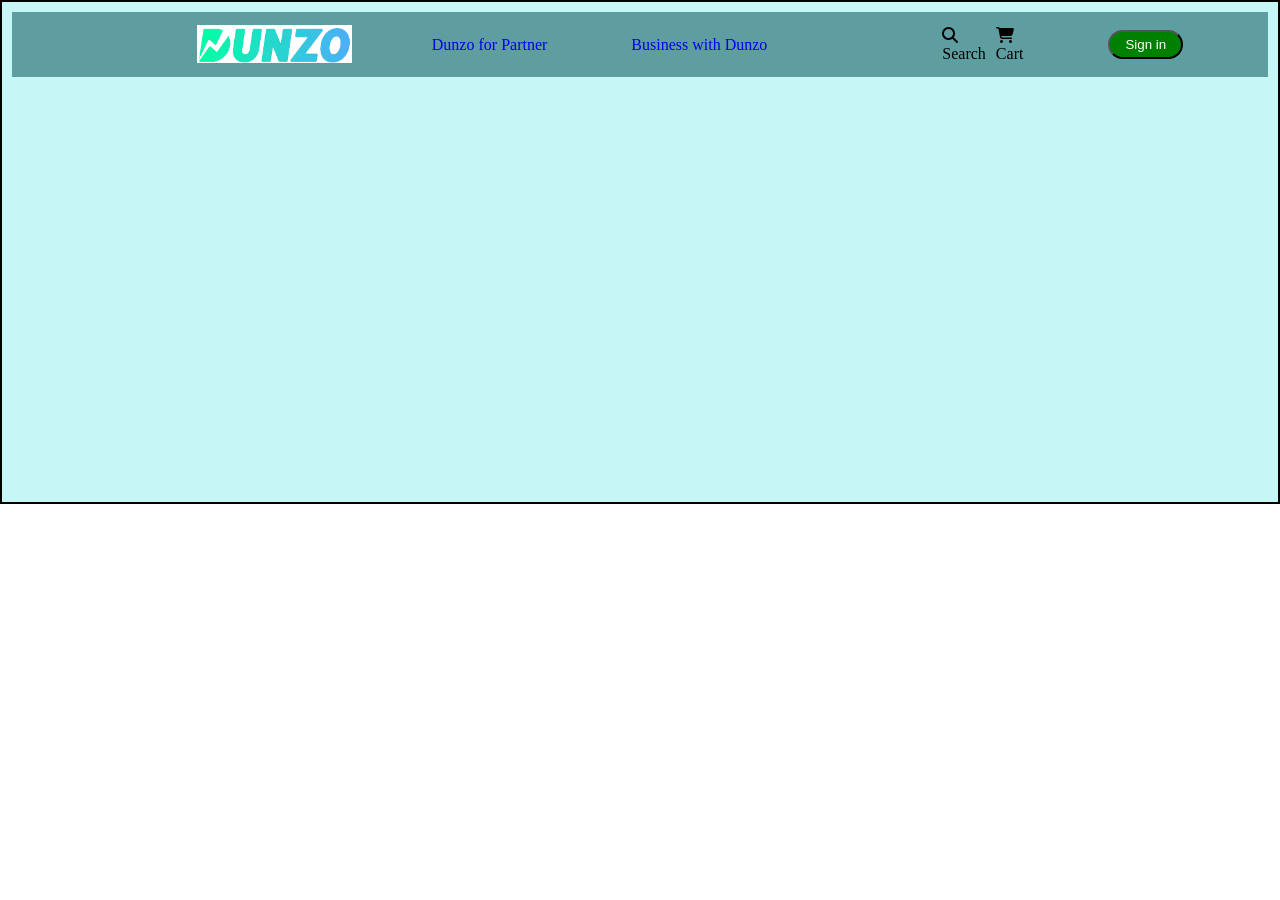
<file: Krupal CSS/Dunzo Task.html>
<!DOCTYPE html>
<html lang="en">
<head>
    <meta charset="UTF-8">
    <meta name="viewport" content="width=device-width, initial-scale=1.0">
    <title>Document</title>
    <link rel="stylesheet" href="https://cdnjs.cloudflare.com/ajax/libs/font-awesome/6.4.0/css/all.min.css" integrity="sha512-iecdLmaskl7CVkqkXNQ/ZH/XLlvWZOJyj7Yy7tcenmpD1ypASozpmT/E0iPtmFIB46ZmdtAc9eNBvH0H/ZpiBw==" crossorigin="anonymous" referrerpolicy="no-referrer" />
    <style>
        *{
            margin: 0;
            padding: 0;
        }
        section{
            border: solid 2px;
            height: 500px;
            background-color: rgb(198, 246, 246);
        }
        .container{
            /* border: solid 2px; */
            /* margin:  20px; */
        }
        nav{
            padding: 10px;
            margin: 10px;
            display: flex;
            justify-content: center;
            align-items: center;
            background-color: cadetblue;
        }
        img{
            margin-top: 3px;
            margin-left: 100px;
        }
        ul li{
            display: inline-block;
            margin-left: 80px;
        }
        a{
            text-decoration: none;
            /* margin: px; */
        }
        a:hover{
            color: rgb(85, 241, 85);
        }
        .icon:hover{
            color:rgb(85, 241, 85) ;
        }
        .btns:hover{
            color:rgb(40, 240, 40);
        }
        .icon{
            margin-left: 175px;
            /* margin: 0 40px; */
        }
        .btns{
            margin: 0 10px;
        }
        button{
            padding: 5px 15px;
            background-color: green;
            color: white;
        }
        .btn{
            margin-left: 75px;
            border-radius: 50px;

        }
        .btn:hover{
            background-color: rgb(72, 28, 28);
        }
    </style>
</head>
<body>

    <section>
        <div class="container">
            <nav>
                <div class="logo">
                        <img src="img/Dunzo.png" alt="">
                </div>
                <div>
                    <ul>
                        <li><a href="#">Dunzo for Partner</a></li>
                        <li><a href="#">Business with Dunzo</a></li>
                    </ul>
                </div>
                <div class="icon">
                    <i class="fa-solid fa-magnifying-glass"></i>
                    <p>Search</p>
                </div>
                <div class="btns">
                    <i class="fa-solid fa-cart-shopping"></i>
                    <p>Cart</p>
                </div>
                <div>
                    <button class="btn">Sign in</button>
                </div>
                 
            </nav>

        </div>
    </section>
    
</body>
</html>
</file>
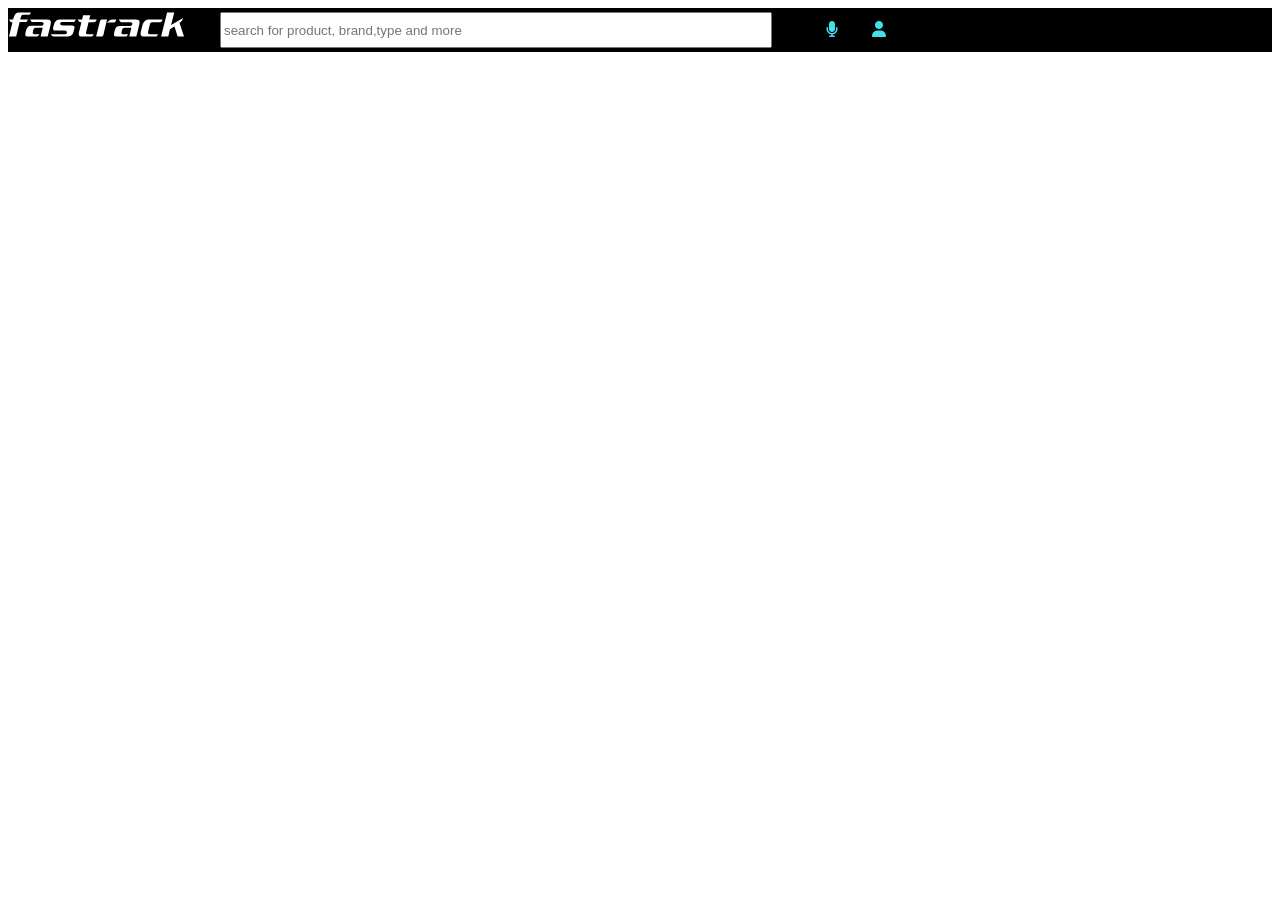
<file: Krupal CSS/fastrack.html>
<!DOCTYPE html>
<html lang="en">
<head>
    <meta charset="UTF-8">
    <meta name="viewport" content="width=device-width, initial-scale=1.0">
    <link rel="stylesheet" href="https://cdnjs.cloudflare.com/ajax/libs/font-awesome/6.4.0/css/all.min.css" integrity="sha512-iecdLmaskl7CVkqkXNQ/ZH/XLlvWZOJyj7Yy7tcenmpD1ypASozpmT/E0iPtmFIB46ZmdtAc9eNBvH0H/ZpiBw==" crossorigin="anonymous" referrerpolicy="no-referrer" />
    <title>Document</title>
    <style>
        .navbar{
            display: flex;
            background-color: black;
            color: rgb(67, 224, 232);

        }
        .search{
            width: 100%;
            display: inline-block;
        }
         .search input[type=text]{
            margin: 4px 35px;
            width: 50%;
            height: 30px;
        }
        .search li i{
            font-size: 18px;
            margin: 2px -60px;
           
        }
        i{
            display: inline-block;
            margin: 0 15px;
        }
    </style>
</head>
<body>
    <nav class="navbar">
     <div class="logo">
        <img src="./img/fastrack.png" alt="">
     </div>
     <div class="search">
        <!-- <i class="fa-solid fa-magnifying-glass"></i> -->
       <input type="text" placeholder="search for product, brand,type and more"> 
       <i class="fa-solid fa-microphone"></i>
       <!-- <span>Login</span> -->
       <i class="fa-solid fa-user"></i>
        
       
            
     <!-- <div class="icon">
        <i class="fa-solid fa-user"></i>
        <span>login</span> -->
        <!-- <i class="fa-solid fa-heart"></i>
        <span>wishlist</span> -->

     </div>
    </nav>
</body>
</html>
</file>
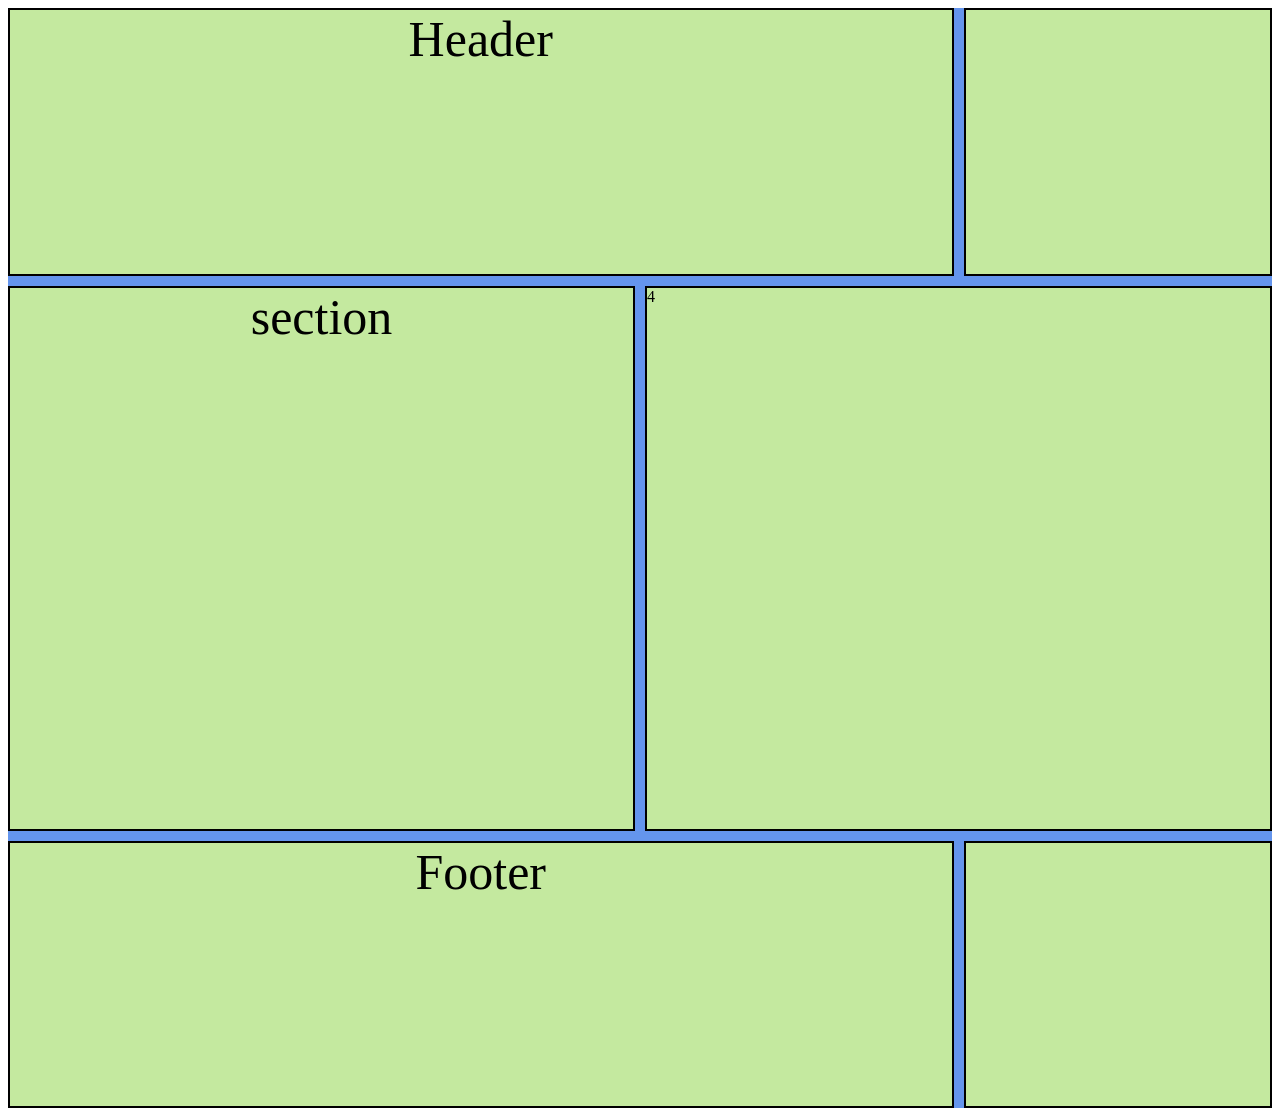
<file: Krupal CSS/Gird.html>
<!DOCTYPE html>
<html lang="en">
<head>
    <meta charset="UTF-8">
    <meta name="viewport" content="width=device-width, initial-scale=1.0">
    <title>Document</title>
    <style>
        section{
            height: 1100px;
            background-color: cornflowerblue;
            display: grid;
            row-gap: 10px;
            column-gap: 10px;
            grid-template-rows:1fr 1fr 1fr 1fr;
            grid-template-columns:1fr 1fr 1fr 1fr;
            /* grid-template-rows:repeat(10,1fr) ;
            grid-template-columns:repeat(10,1fr) ; */
        }
        .box{
            /* width: 150px;
            height: 130px; */
            border: solid 2px;
            background-color: rgb(196, 233, 159);
            /* margin: 5px; */
        }
        #Header{
            text-align: center;
            font-size: 50px;
            color: black;
            grid-column-start: 1;
            grid-column-end: 4;
        }
        #section{
            grid-row-start: 2;
            grid-row-end: 4;
            text-align: center;
            font-size: 50px;
            color: black;
            grid-column-start: 1;
            grid-column-end: 3;
        }
        #Footer{
            text-align: center;
            font-size: 50px;
            color: black;
            grid-column-start: 1;
            grid-column-end: 4;
        }
        #box4{
            grid-row-start: 2;
            grid-row-end: 4;
            grid-column-start: 3;
            grid-column-end: 5;
        }
    </style>
</head>
<body>

    <section>
        <div class="box" id="Header">Header</div>
        <div class="box" id="section">section</div>
        <div class="box"></div>
        <div class="box" id="box4">4</div>
        <div class="box" id="Footer">Footer</div>
        <div class="box"></div>
    </section>
    
</body>
</html>
</file>
<file: Krupal CSS/Task PSD/My Worked/style.css>
*{
    margin: 0;
    padding: 0;
    box-sizing: border-box;
}
@import url('https://fonts.googleapis.com/css2?family=Oswald:wght@200&display=swap');
@import url('https://fonts.googleapis.com/css2?family=Montserrat:wght@100&family=Oswald:wght@200&display=swap');
.container{
    width: 1400px;
    margin: 0 auto;
}
header{
    background-color: #303030;
}
.row{
    display: flex;
}
.col-30{
    width: 30%;
}
.col-45{
    width: 45%;
}
.col-50{
    width: 50%;
}
.navbar{
    align-items: center;
    padding: 10px 0;
}
.po-re{
    position: relative;
}
.po-ab{
    position: absolute;
}
.jcs{
    justify-content: space-between;
}
.align{
    align-items: center;
}
.jcse{
    justify-content: space-evenly;
    
}
.links ul li{
    display: inline-block;
    margin: 0 30px;
}
.links a{
    text-decoration: none;
    font-size: 20px;
    color: white;
}
.icon{
    font-size: 20px;
    color: white;
}
.sec-one{
    background-image: url(img/Main\ BG\ img.png);
    background-size: cover;
}
.sec-one-text{
    padding: 100px 0;
}
.sec-one-text h1{
    padding: 80px 0 70px 0;
    font-size: 100px;
    font-family: 'Oswald', sans-serif ;
}
.sec-one-text p{
    font-size: 35px;
    margin: 0 0 25px 0 ;
    width: 50%;
    font-family: 'Oswald', sans-serif;
}
.sec-one-text button{
    margin: 50px 0 10px 0;
    padding: 15px 80px;
    background-color: #e8631c;
    color: white;
    border: none;
    font-family: 'Oswald', sans-serif;
    font-size: 20px;
}
.sec-two{
    background-color: #e8631c;
}
.main-text h2{
    font-size: 50px;
    font-family: 'Oswald', sans-serif;
    color: white;
    text-align: center;
}
.main-cart{
    padding: 100px 0;
}
.main-text p{
    text-align: center;
    font-size: 20px;
    padding: 30px 0;
    width: 50%;
    margin: 0 auto;
    color: white;
    font-family: 'Oswald', sans-serif;
}
.first-cart img{
    width: 100%;
}
.first-cart{
    border: solid 1px;
    background-color: #303030;
}
.first-cart h3{
    font-size: 20px;
    font-family: 'Oswald', sans-serif;
    padding: 10px 0;
    text-align: center;
    color: white; 
}
.first-cart p{
    color: white;
    width: 51%;
    padding: 10px 0;
    text-align: center;
    margin: 0 auto;
}
.sec-three{
    background-color: #303030;
}
.main-text-2{
    padding: 100px 0;
}
.sub-text h3{
    font-size: 50px;
    color: white;
    font-family: 'Oswald', sans-serif;
    text-align: center;
}
.sub-text p{
    color: white;
    width: 29%;
    padding: 30px 0;
    margin: 0 auto;
    text-align: center;
}
.second-cart{
    border: solid 2px;
    padding: 65px 0;
    background-color: #e8631c ;
}
.second-cart img{
    display: block;
    margin: 0 auto;
}
.second-cart h3{
    font-size: 20px;
    padding: 40px 0;
    color: white;
    font-family: 'Oswald', sans-serif;
    text-align: center;
}
.second-cart p{
    width: 70%;
    font-size: 20px;
    padding: 10px 0;
    margin: 0 auto;
    text-align: center;
    color: white;
    font-family: 'Oswald', sans-serif;
}
.second-cart .doller{
    border: solid 2px #303030;
    background-color:#303030 ;     
}
.sec-four{
    background-color: #e8631c;
}
.col-45 img{
    width: 100%;
}
.sec-four-text h3{
    font-size: 50px;
    padding: 0 0 35px 0 ;
    font-family:'Oswald', sans-serif ;
    color: white;
}
.sec-four-text p{
    color: white;
    width: 45%;
    font-size: 15px;
    font-family: 'Oswald', sans-serif;
}
.sec-four-text button{
    padding: 10px 60px;
    margin: 55px 0 0 0;
    border: none;
    background-color: #303030;
    color: white;
    font-size: 15px;
    font-family: 'Oswald', sans-serif;
}
.sec-five{
    background-color: #e8631c;
}
.sec-five-text h3{
    font-size: 50px;
    padding: 0 0 35px 0;
    font-family: 'Oswald', sans-serif;
    color: white;
}
.sec-five-text p{
    color: white;
    font-family: 'Oswald', sans-serif;
    font-size: 15px;
    width: 45%;
}
.sec-five-text button{
    padding: 10px 60px;
    margin: 55px 0 0 0;
    border: none;
    background-color: #303030;
    color: white;
    font-size: 15px;
    font-family: 'Oswald', sans-serif;
}
.sec-six{
    background-color: #303030;
    padding: 100px 0;
}
.sec-six-text h3{
    color: white;
    padding: 0 0 45px 0;
    font-size: 60px;
    text-align: center;
    font-family: 'Oswald', sans-serif;;
}
.sec-six-text p{
    color: white;
    padding: 0 0 100px 0;
    font-size: 20px;
    font-family: 'Oswald', sans-serif;
    width: 40%;
    margin: 0 auto;
    text-align: center;
}
.six-cart h3{
    font-size: 40px;
    text-align: center;
    color: white;
    font-family: 'Oswald', sans-serif;
}
.six-cart p{
    font-size: 30px;
    margin: 20px 0 0 0;
    color: white;
    text-align: center;
    font-family: 'Oswald', sans-serif;
}
.sec-seven{
    padding: 100px 0;
    background: url(img/sec-seven\ bg.png);
    background-size: cover;
}
.sec-seven-main p{
    font-size: 50px;
    padding: 100px 0;
    font-family: 'Oswald', sans-serif;
    color: white;
    width: 100%;
    margin: 0 auto;
    text-align: center;
}
.sec-seven-main h3{
    font-size: 50px;
    padding: 100px 0;
    color: white;
    text-align: center;
    font-family: 'Oswald', sans-serif;
}
.sec-eight{
    background-color: #e8631c;
    padding: 100px 0;
}
.sec-eight-text h3{
    color: white;
    font-size: 50px;
    margin: 100px 0;
    text-align: center;
    font-family: 'Oswald', sans-serif;
}
.sec-eight-text p{
    color: white;
    font-family: 'Oswald', sans-serif;
    font-size: 20px;
    padding: 0 0 30px 0;
    width: 35%;
    text-align: center;
    margin: 0 auto;
}
.input{
    width: 60%;
    margin: 0 auto;
    text-align: center;
    padding: 30px 0;
}
.input input{
    padding: 10px;
    width: 60%;
    border: none;
    color: #ffff;
}
.input button{
    margin-left: -4px;
    padding: 10px 20px;
    background-color: #303030;
    color: white;
    font-family: 'Oswald', sans-serif;
}
.col-90{
    width: 90%;
}
.main-text-3{
    width: 100%;
}
.sec-nine-subtext{
    width: 100%;
}
footer{
    background-color: #303030;
}
.main-text-3{
    padding: 100px 0;
}
.main-text-3 h3{
    font-size: 30px;
    margin: 0 0 30px 0;
    color: white;
    font-family: 'Oswald', sans-serif;
}
.main-text-3 p{
    color: white;
    padding: 10px 0 10px 0;
    width: 55%;
    font-size: 20px;
    font-family: 'Oswald', sans-serif;
}
.sec-nine-subtext ul li{
    list-style: none;
    padding: 10px 0 0 0;
}
li a{
    text-decoration: none;
    color: white;
    font-family: 'Oswald', sans-serif;  
}
.main-text-3 i{
    border-radius: 50%;
    background-color: white;
    padding: 5px;
    margin-left: 5px;
}
.sec-nine-subtext h3{
    font-size: 25px;
    color: white;
    font-family:'Oswald', sans-serif ;
    margin: 0 0 30px 0;
}
.sec-two{
    overflow: hidden;
}
.cart-2 img{
    position: relative;
    z-index: 1;
}
.shape-1{
    width: 80%;
    top: -35%;
    left: -30%;
}
.sec-three{
    overflow: hidden;
}
.shape-2{
    width: 50%;
    /* position: relative; */
    /* z-index: 1; */
    left: -15%;
    top: -35%;
}
.shape-3{
    width: 50%;
    /* position: relative; */
    /* z-index: 1; */
    right: -10%;
    bottom: -20%;
}
.sec-four{
    overflow: hidden;
}
.shape-4{
    width: 55%;
    right: -15%;
    top: -60%;
}
.shape-5{
    width: 55%;
    right: -10%;
    bottom: -55%;
}
.sec-five{
    overflow: hidden;
}
.shape-6{
    width: 60%;
    left: -13%;
    bottom: -68%;
}
.sec-eight{
    overflow: hidden;
}
.shape-7{
    top: -30%;
    left: -25%;
}
.shape-8{
    bottom: -30%;
    right: -25%;
}
</file>
<file: Krupal CSS/Task PSD/My Worked/REPLIKA/style.css>
@import url('https://fonts.googleapis.com/css2?family=Allura&family=Great+Vibes&family=Noto+Serif&family=Open+Sans:wght@300&family=Oswald:wght@200&family=Pacifico&family=Preahvihear&family=Sacramento&family=Ubuntu:wght@300&display=swap');
*{
    margin: 0;
    padding: 0;
    box-sizing: border-box;
    font-family: 'Jaldi', sans-serif;;   
}
.container{
    width: 1300px;
    margin: 0 auto;
}
.col-50{
    width: 50%;
}
.col-30{
    /* width: 30%; */
}
.col-35{
    /* width: 35%; */
}
.row{
    display: flex;
    /* flex-wrap: wrap; */
}
.jcsa{
    justify-content: space-around;
}
.jcs{
    justify-content: space-between;
}
.align{
    align-items: center;
}
.location option{
    padding: 10px 0;
    opacity: 0.7;
}
select{
    padding: 15px 55px;
    margin: 0 2px;
    border-radius: 5px;
    box-shadow: rgba(28, 28, 28, 0.186) 0px 2px 8px;
    border: none;
    opacity: 0.7;
}
.location i{
    position: absolute;
    z-index: 1;
    opacity: 0.3;
    left: 305px;
    top: 25px;
    color: rgb(243, 75, 75);
    font-size: 20px;
}
.inputs i{
    position: absolute;
    z-index: 1;
    top: 26px;
    left: 515px;
    opacity: 0.3;
    font-size: 18px;
}
.inputs{
    width: 50%;
    padding: 10px 0;
}
.inputs input{
    /* position: relative; */
    padding: 16px 40px;
    width: 100%;
    border-radius: 5px;
    box-shadow: rgba(28, 28, 28, 0.186) 0px 2px 8px;
    border: none;
    opacity: 0.7;
}
.links ul li{
    display: inline-block;
    list-style: none;
}
.links{
    /* margin: 0 40px; */
    margin-left: 50px;  
}
.links a{
    font-size: 20px;
    margin: 0 15px; 
    color: rgb(105, 105, 105);
    text-decoration: none;
    opacity: 0.5;
}
.icon-2{
    margin: 10px 0;
    /* cursor: pointer; */
}
.icon-2 h2{ 
    padding: 0 10px;
}
.icon-2:hover{
    color: rgb(248, 128, 128);
    border-bottom: solid 2px red;
}
.icon-3{
    margin: 10px 60px;
    /* cursor: pointer; */
}
.icon-3 h2{
    padding: 0 10px;
}
.icon-3:hover{
    color: rgb(248, 128, 128);
    border-bottom: solid 2px red;
}
.sec-one{
    padding: 20px 0;
    background-color: rgba(241, 230, 230, 0.39);
    /* position: sticky;
    top: 0; */
    /* width: 100%; */
}
.filter ul li{
    list-style: none;
}
.filter a{
    color: black;
    font-size: 20px;
   text-decoration: none;
}
.filter{
    border: solid 2px;
    border-radius: 5px;
    margin: 10px 10px;
    padding: 5px 5px;
    opacity: 0.5;
}
.filter i{
    padding: 4px 10px;
}
.sec-two{
    padding: 25px 0;
    background-color: rgba(207, 212, 216, 0.168);
}
.sec-two h2{
    font-size: 35px;
    padding: 20px 0;
}
.sec-two-taxt img{
    border-radius: 50%;
}
.sec-two-taxt h3{
    text-align: center;
}
.sec-three{
    padding: 25px 0;
}
.sec-Three-taxt img{
    border-radius: 50%;
}
.sec-three h2{
    font-size: 35px;
    padding: 20px 0;
}
.sec-Three-taxt h3{
    text-align: center;
}
.sec-four{
    padding: 20px 0;
}
.sec-four-main h3{
    font-size: 35px;
    padding: 20px 0;
}
.sec-four-taxt h3{
    font-size: 25px;
    padding: 10px 0;
}
.sec-four-taxt p{
    display: inline;
    font-size: 14px;
    opacity: 0.4;
}
.sec-four-taxt span i{
    margin-left: 8rem;
    opacity: 0.4;
}
.cart:hover{
    /* border: solid 0.5px; */
    border-radius: 10px;
    box-shadow: 0 4px 8px 0 rgba(0, 0, 0, 0.2), 0 6px 20px 0 rgba(0, 0, 0, 0.19);
    /* cursor: pointer; */
}
.cart{
    width: 30%;         /*<*/
    padding: 10px;
}
.cart img{
    width: 100%;
}
.sec-five-taxt-1 img{
    border-radius: 10px;
}
.sec-five-taxt h3{
    font-size: 25px;
    padding: 10px 0;
}
.sec-five-taxt p{
    display: inline;
    opacity: 0.4;
    font-size: 14px;
}
.sec-five-taxt span i{
    margin-left: 8rem;
    opacity: 0.4;
}
.sec-six-taxt-1 img{
    border-radius: 10px;
}
.sec-six-taxt h3{
    font-size: 25px;
    padding: 10px 0;
}
.sec-six-taxt p{
    display: inline;
    opacity: 0.4;
    font-size: 14px;
}
.sec-six-taxt span i{
    margin-left: 8rem;
    opacity: 0.4;
}
.target ul li{
    margin: 20px 0;
    list-style: none;
}
.target li a {
    padding: 20px;
    background-color: rgb(219, 41, 41);
    color: white;
    border-radius: 50%;
    float: right;
    position: sticky;
    right: 15px;
    opacity: 0.8;
}
.sec-seven{
    /* padding: 25px 0; */
}
.main-taxt h3{
    font-size: 30px;
    /* padding: 35px 0; */
} 
.sub-taxt h3{
    font-size: 25px;
}
.sub-taxt{
    /* border: solid 1px;  */
    padding: 10px;
    width: 50%;
    margin: 20px 10px;
   box-shadow: 0 4px 8px 0 rgb(0 0 0 / 0%), 0 0px 3px 0 rgba(0, 0, 0, 0.19);
}
.sub-taxt-see-more{
    /* border: solid 1px; */
    padding: 10px;
    width: 50%;
    margin: 20px 10px;
    box-shadow: 0 4px 8px 0 rgb(0 0 0 / 0%), 0 0px 3px 0 rgba(0, 0, 0, 0.19);
}
.sub-taxt-see-more h3{
    font-size: 25px;
}
.sec-eight{
    padding: 50px 0;
    background-color: rgba(255, 192, 203, 0.118);
}
.sec-eight h3{
    font-size: 30px;
    padding: 25px 0;
}
.details{
    cursor: pointer;
    width: 98%;
    border: solid 1px;
    margin: 10px 0;
}
summary{
    font-size: 20px;
    padding: 15px;
}
details p{
    font-size: 20px;
}
footer{
    padding: 40px 0;
    background-color: rgba(193, 191, 191, 0.077);
}
.fot-one select{
    padding: 10px 40px;
    border-radius: 7px;
}
.fot-one h2{
    font-size: 40px;
    display: inline;
}
.fot-two{
    padding: 40px 0;
} 
.fot-two h3{
    font-size: 20px;
    font-weight: 600;
    padding: 10px 0;
}
.fot-two ul li{
    list-style: none;
    margin: 2px 0;
}
.fot-two li a{
    text-decoration: none;
    font-size: 17px;
    opacity: 0.6;
}
.for-enterprises{
    padding: 5px 0;
}
.social-link i{
    cursor: pointer;
    border: solid 1px;
    padding: 5px;
    border-radius: 50%;
    color: white;
    background-color: black;
}
</file>
<file: Krupal CSS/Task PSD/My Worked/REPLIKA/z-Media.css>
/* @media(min-width:1200px){
    .container{
        width: 1200px;
    }

    .location i{
        left: 340px;
    }
    .inputs i {
        left: 545px;
    }
    .links a{
        margin: 0 5px;
    }
    .sec-four-taxt span i{
        margin-left: 6rem;
    }
    .sec-five-taxt span i{
        margin-left: 6rem;
    }
    .sec-six-taxt span i{
        margin-left: 6rem;
    }
} */
</file>
